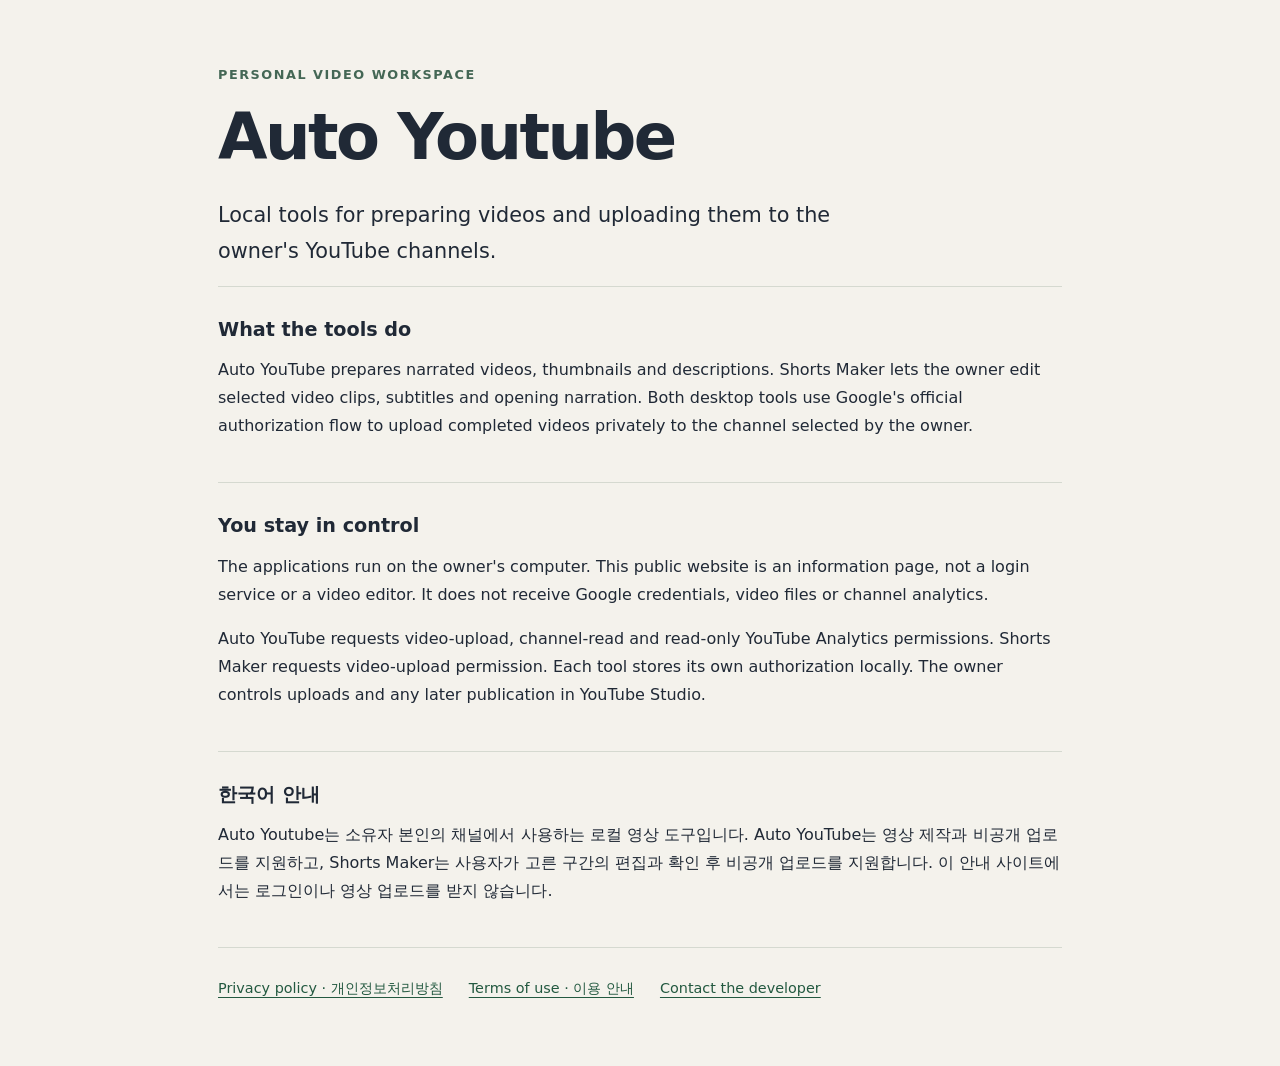
<file: auto-youtube/index.html>
<!doctype html>
<html lang="en"><meta charset="utf-8"><meta name="viewport" content="width=device-width,initial-scale=1">
<title>Auto Youtube — Personal video tools</title><link rel="stylesheet" href="style.css">
<main><p class="eyebrow">PERSONAL VIDEO WORKSPACE</p><h1>Auto Youtube</h1>
<p class="lead">Local tools for preparing videos and uploading them to the owner's YouTube channels.</p>
<section><h2>What the tools do</h2><p>Auto YouTube prepares narrated videos, thumbnails and descriptions. Shorts Maker lets the owner edit selected video clips, subtitles and opening narration. Both desktop tools use Google's official authorization flow to upload completed videos privately to the channel selected by the owner.</p></section>
<section><h2>You stay in control</h2><p>The applications run on the owner's computer. This public website is an information page, not a login service or a video editor. It does not receive Google credentials, video files or channel analytics.</p><p>Auto YouTube requests video-upload, channel-read and read-only YouTube Analytics permissions. Shorts Maker requests video-upload permission. Each tool stores its own authorization locally. The owner controls uploads and any later publication in YouTube Studio.</p></section>
<section lang="ko"><h2>한국어 안내</h2><p>Auto Youtube는 소유자 본인의 채널에서 사용하는 로컬 영상 도구입니다. Auto YouTube는 영상 제작과 비공개 업로드를 지원하고, Shorts Maker는 사용자가 고른 구간의 편집과 확인 후 비공개 업로드를 지원합니다. 이 안내 사이트에서는 로그인이나 영상 업로드를 받지 않습니다.</p></section>
<footer><a href="privacy.html">Privacy policy · 개인정보처리방침</a><a href="terms.html">Terms of use · 이용 안내</a><a href="mailto:mjdeveloper123@gmail.com">Contact the developer</a></footer></main></html>
</file>
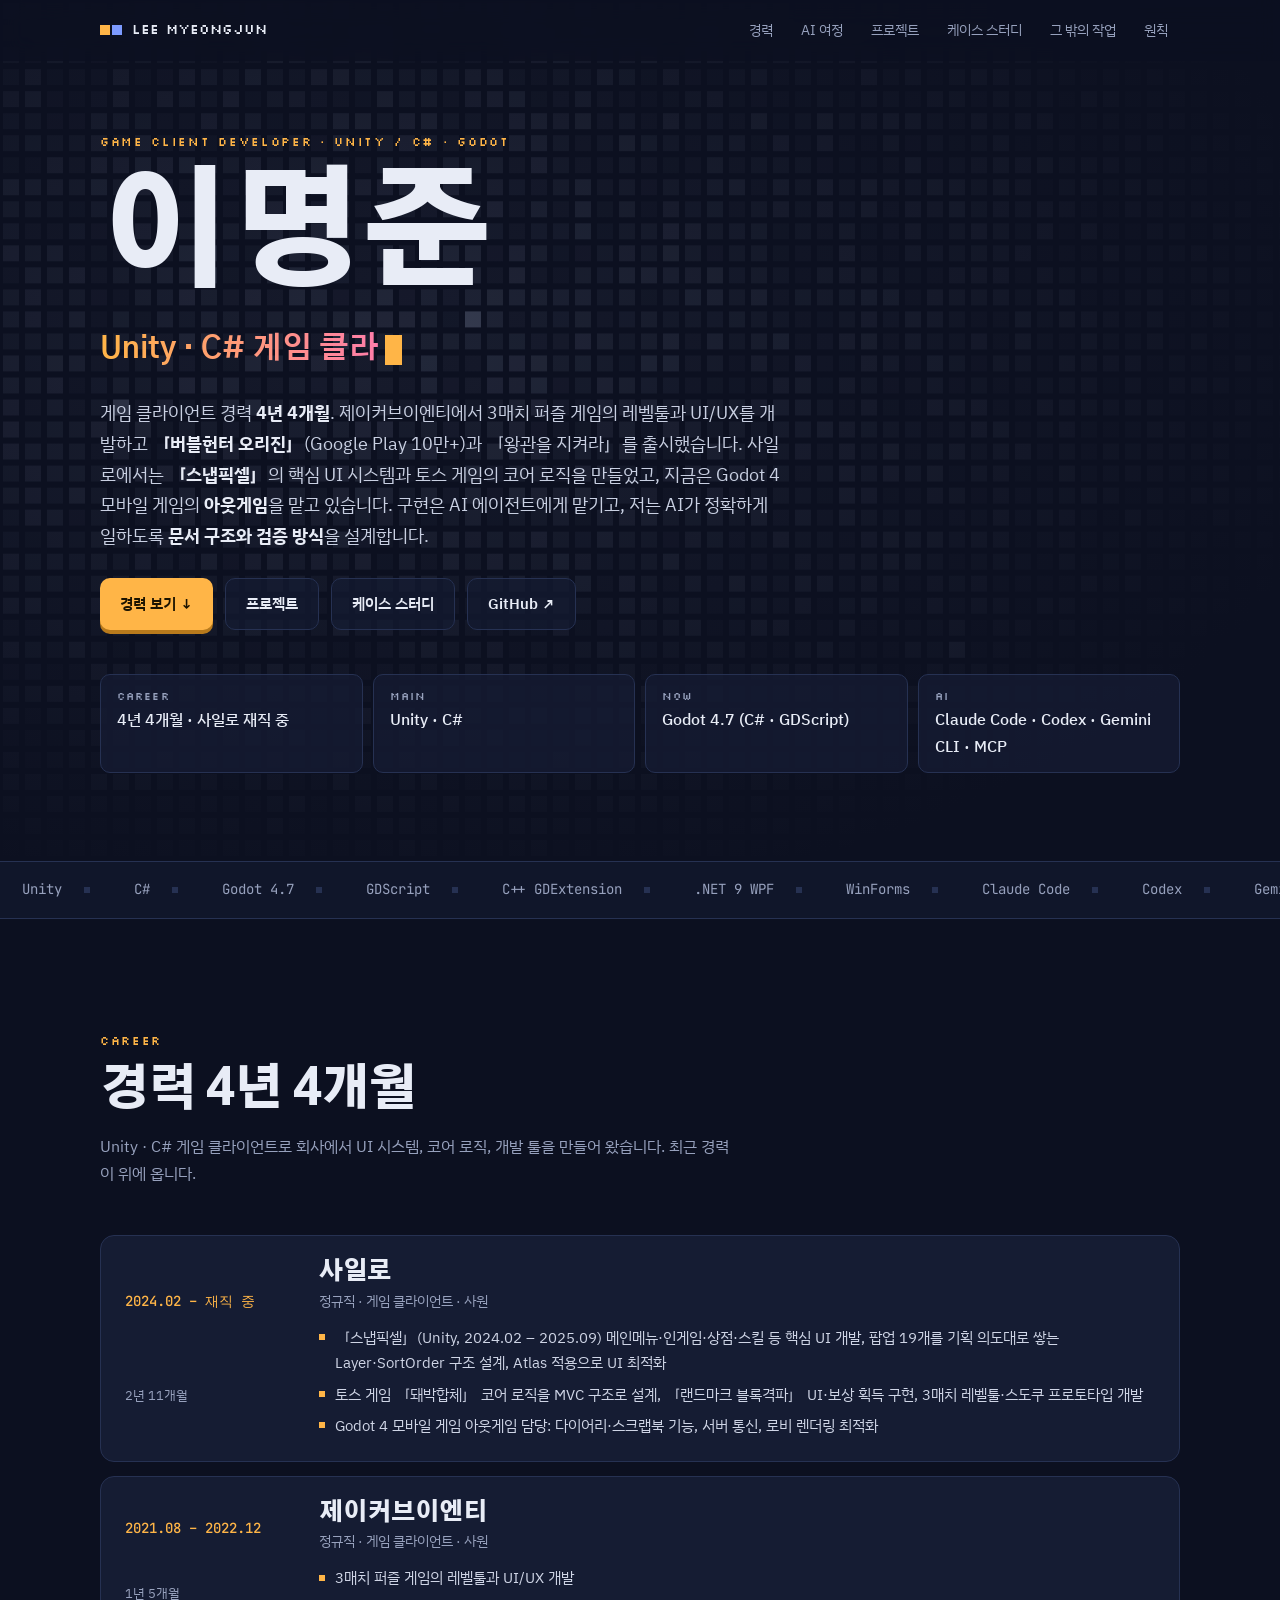
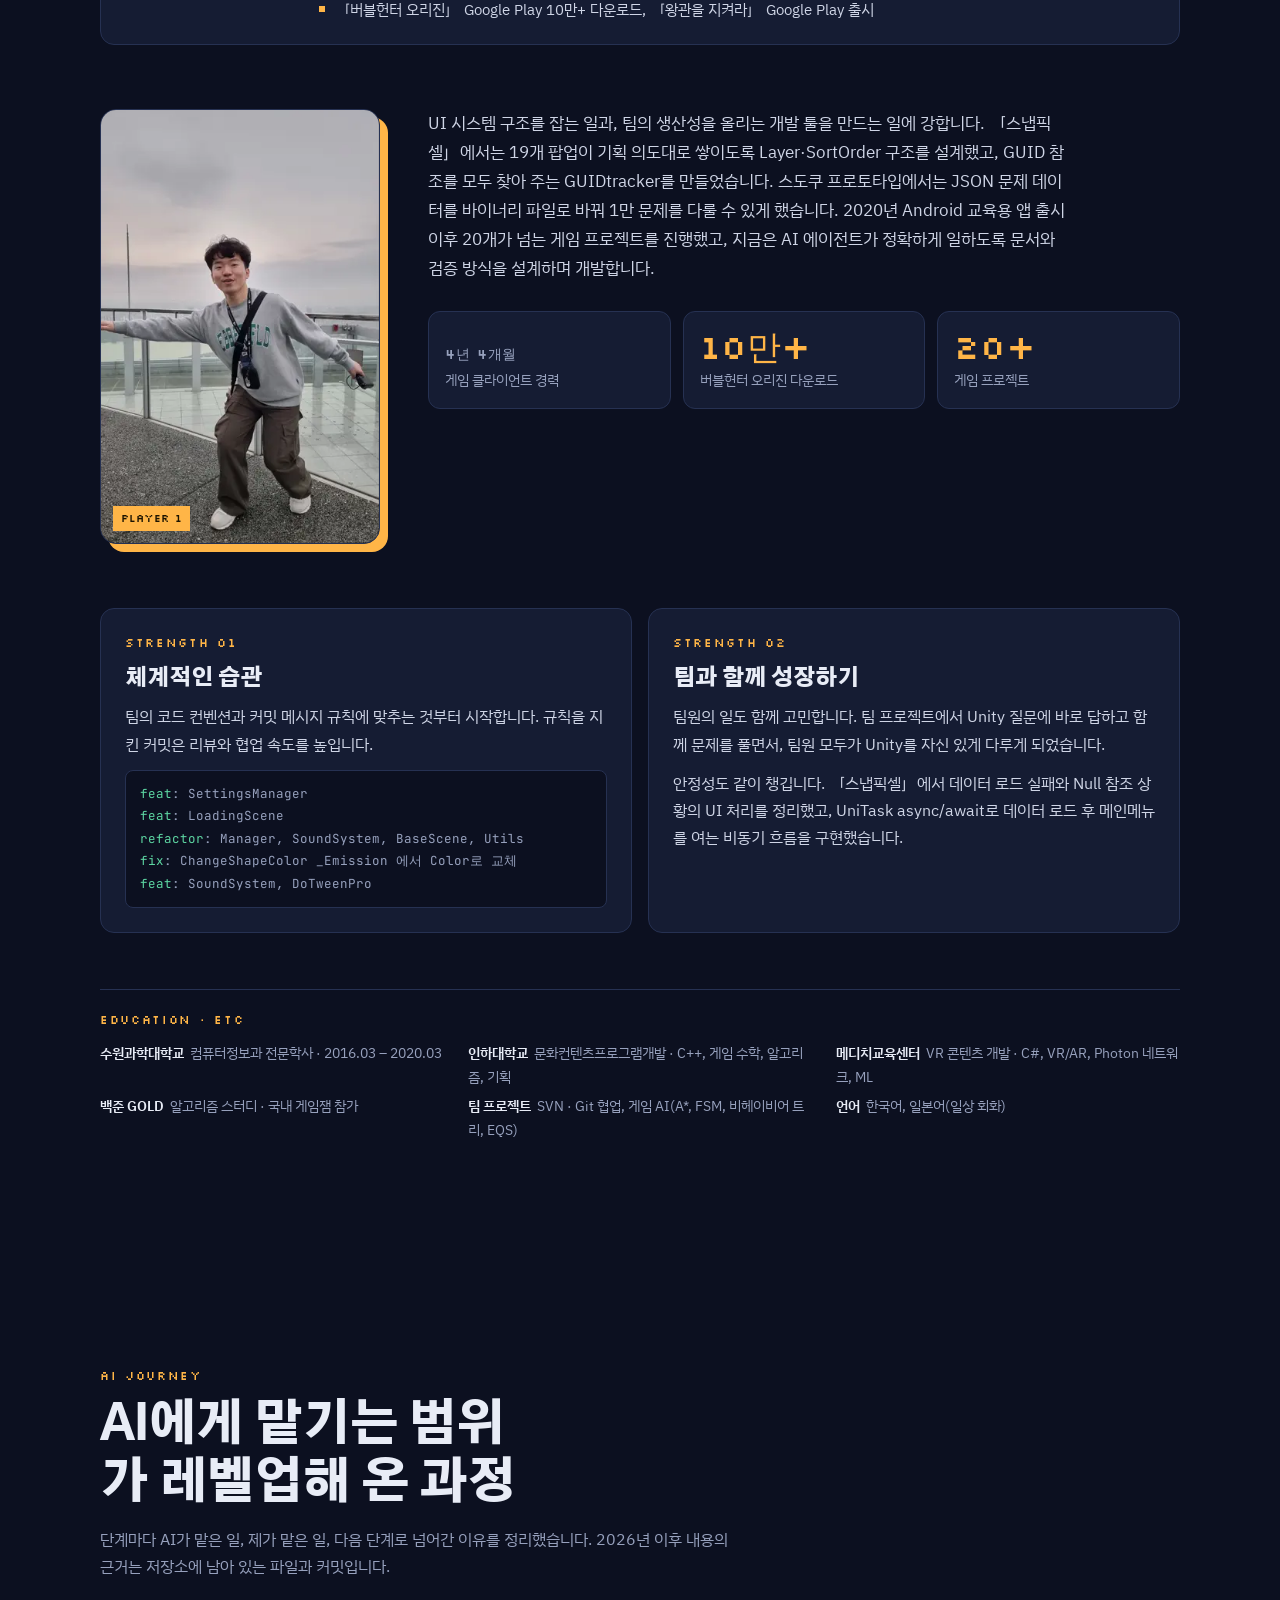
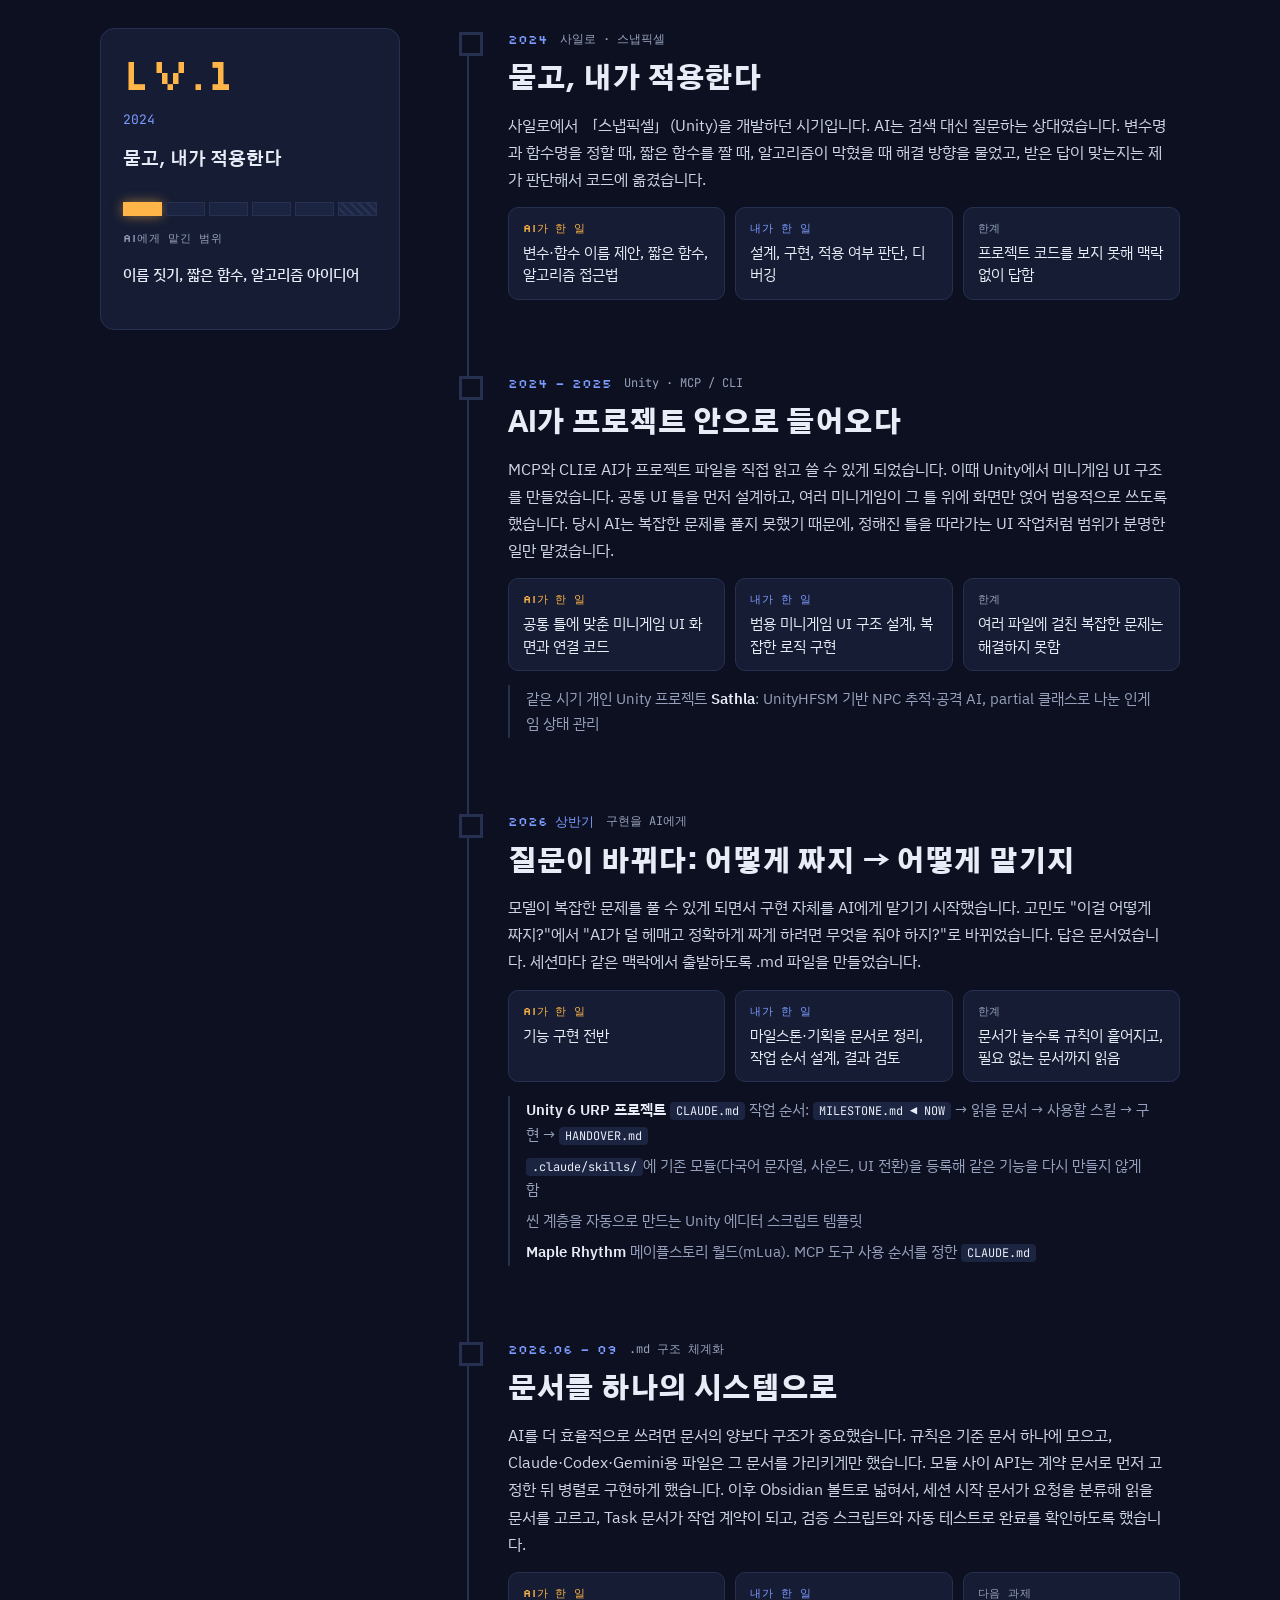
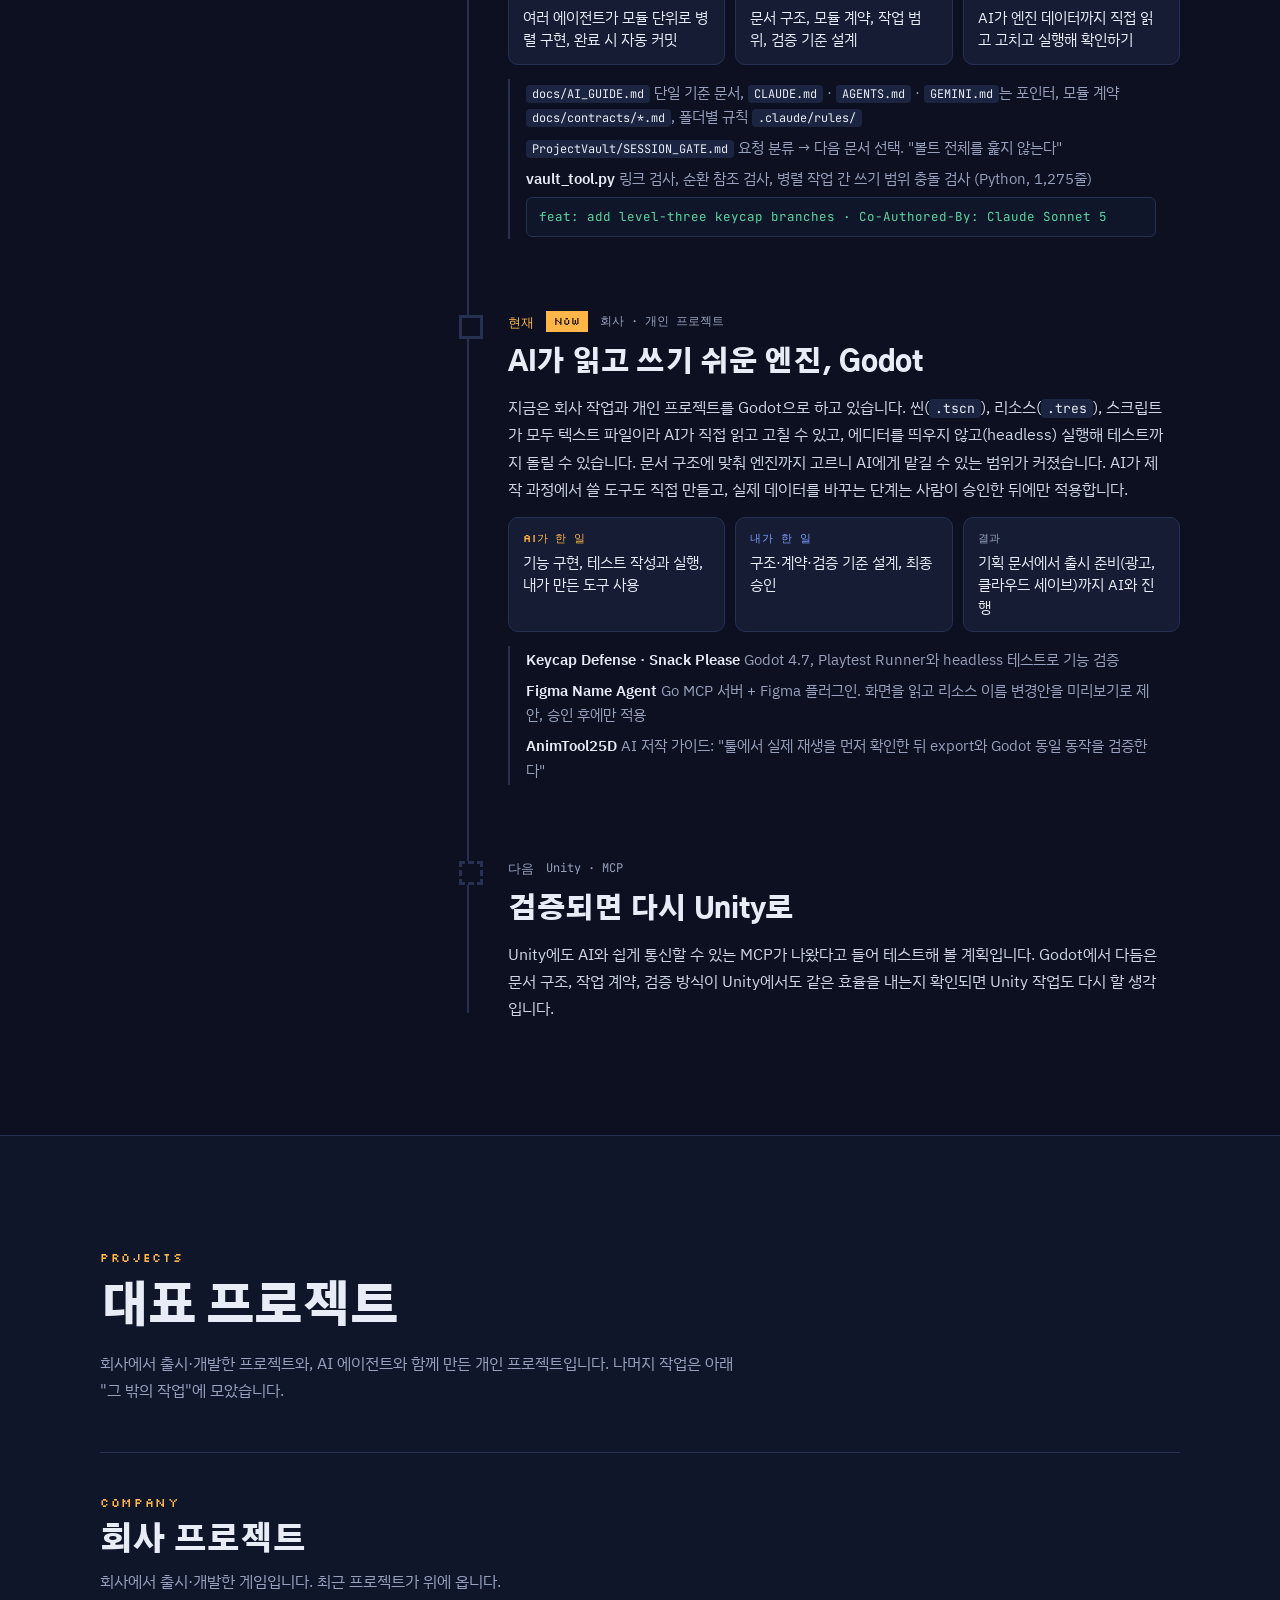
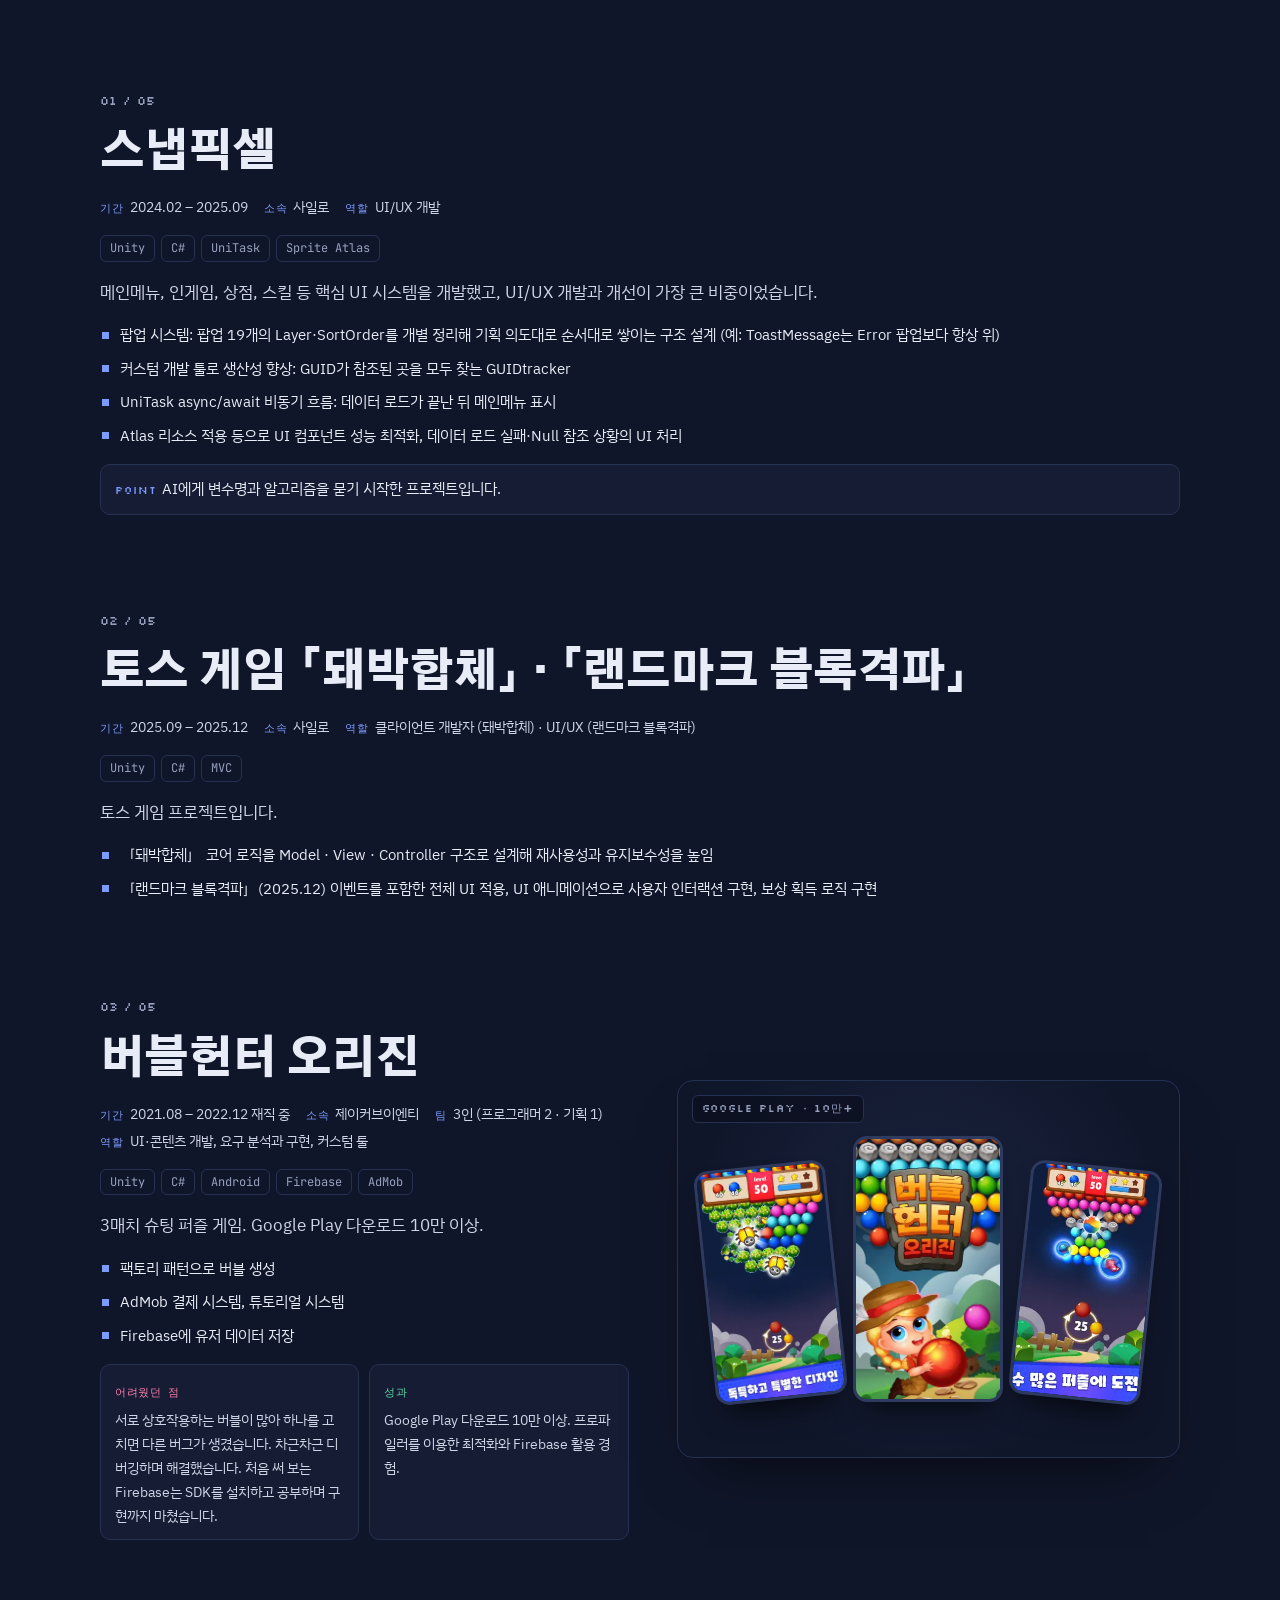
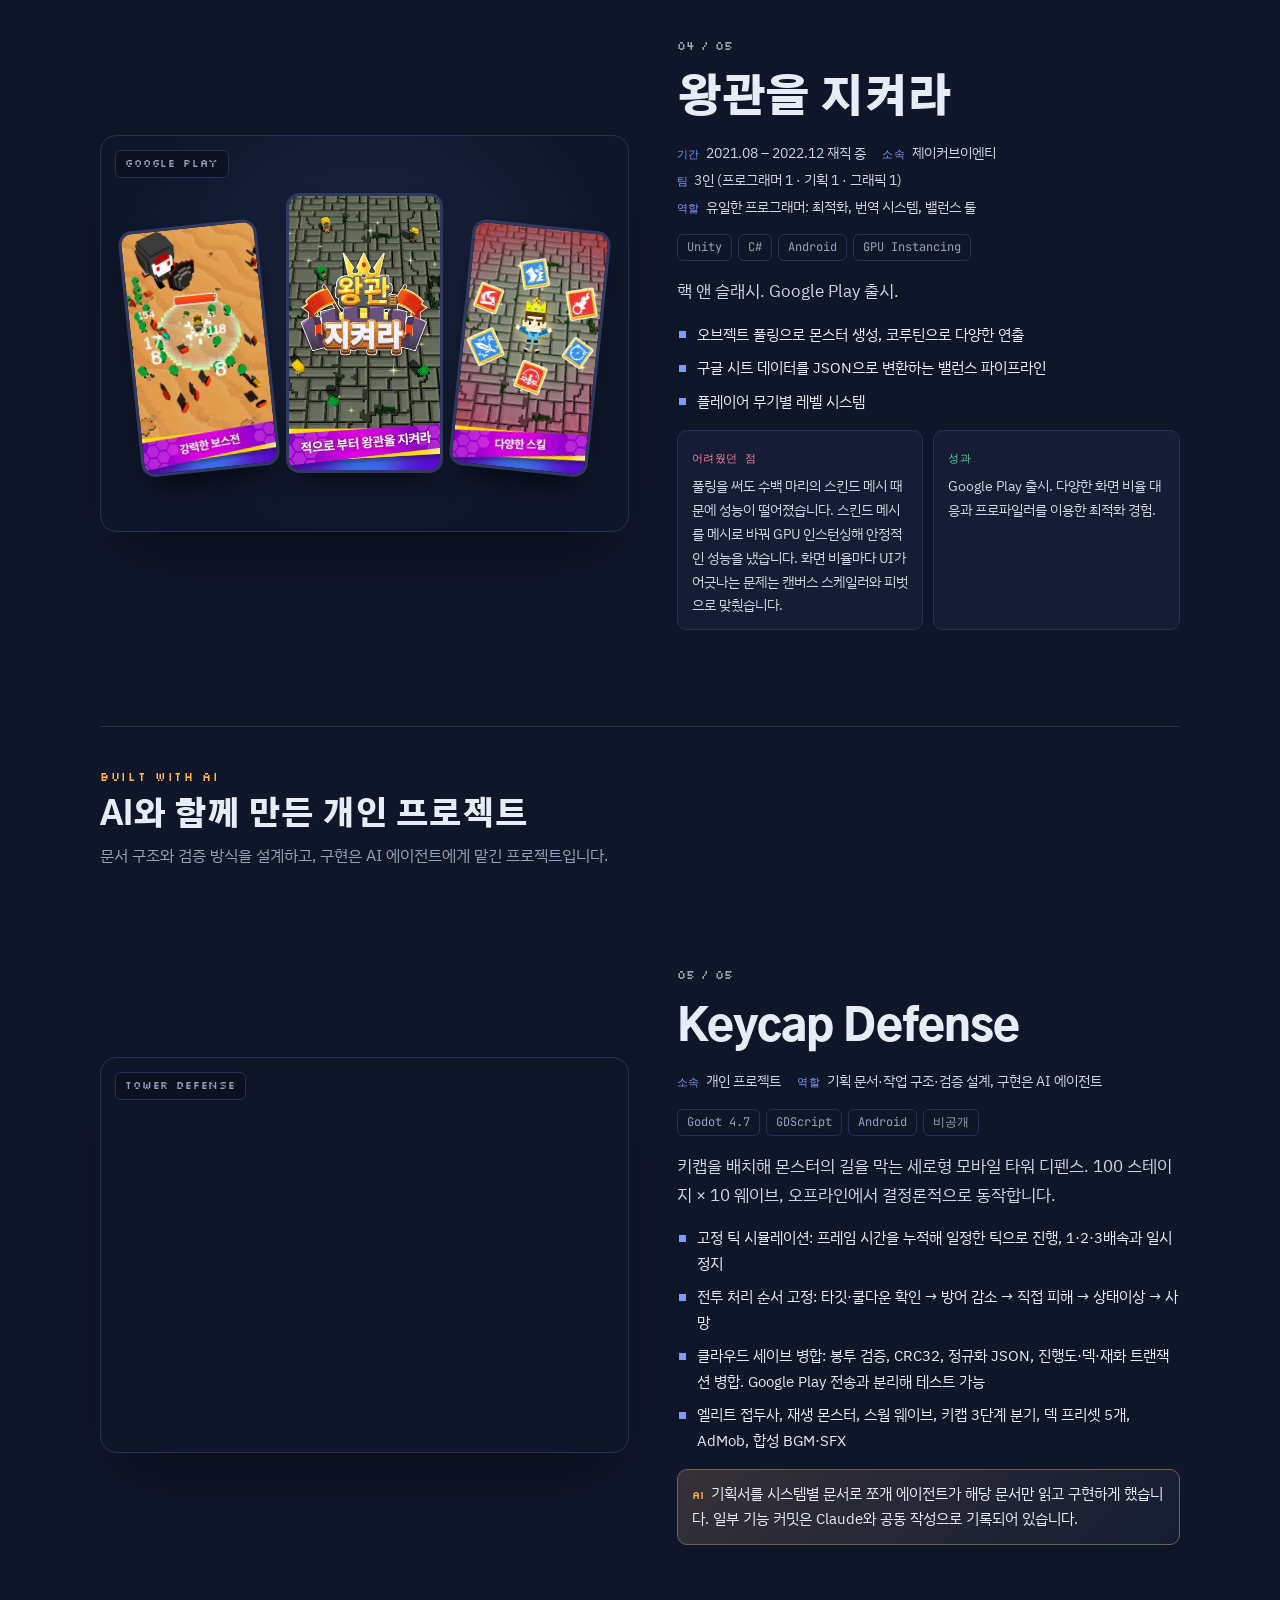
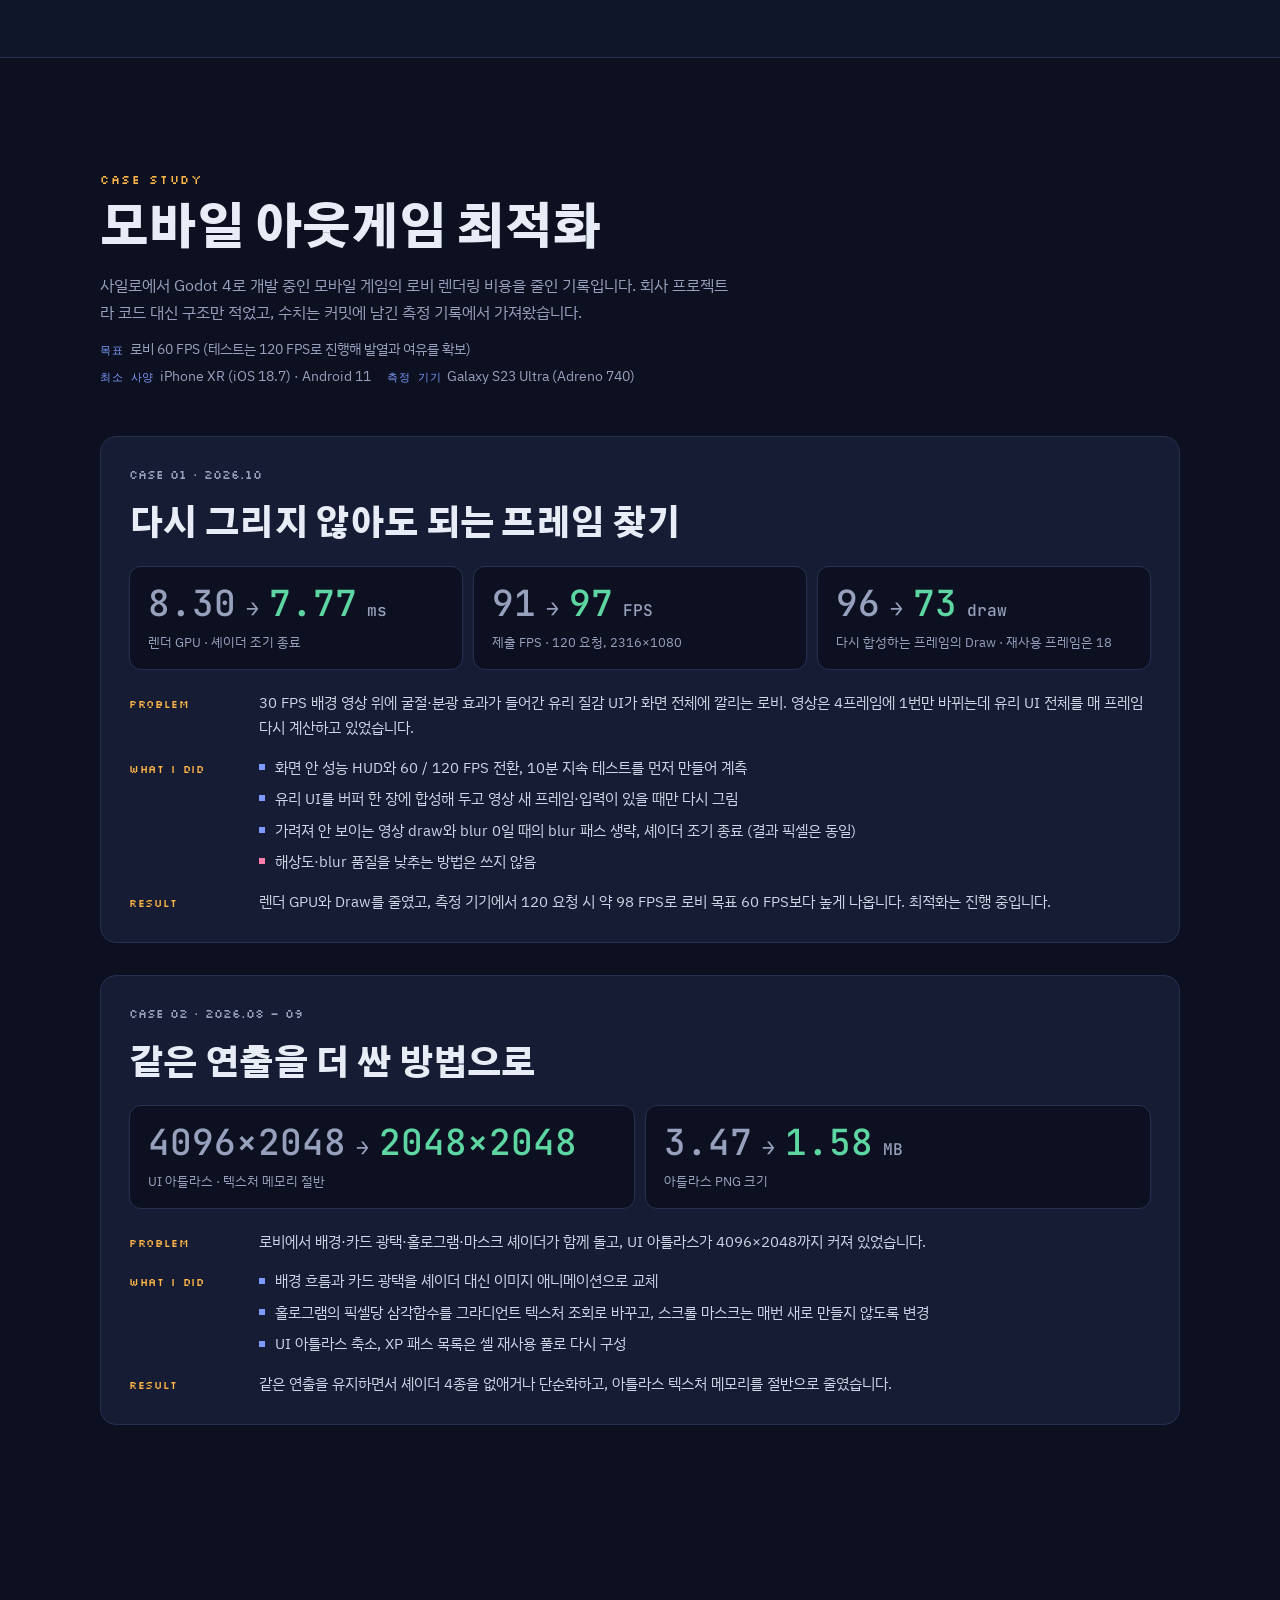
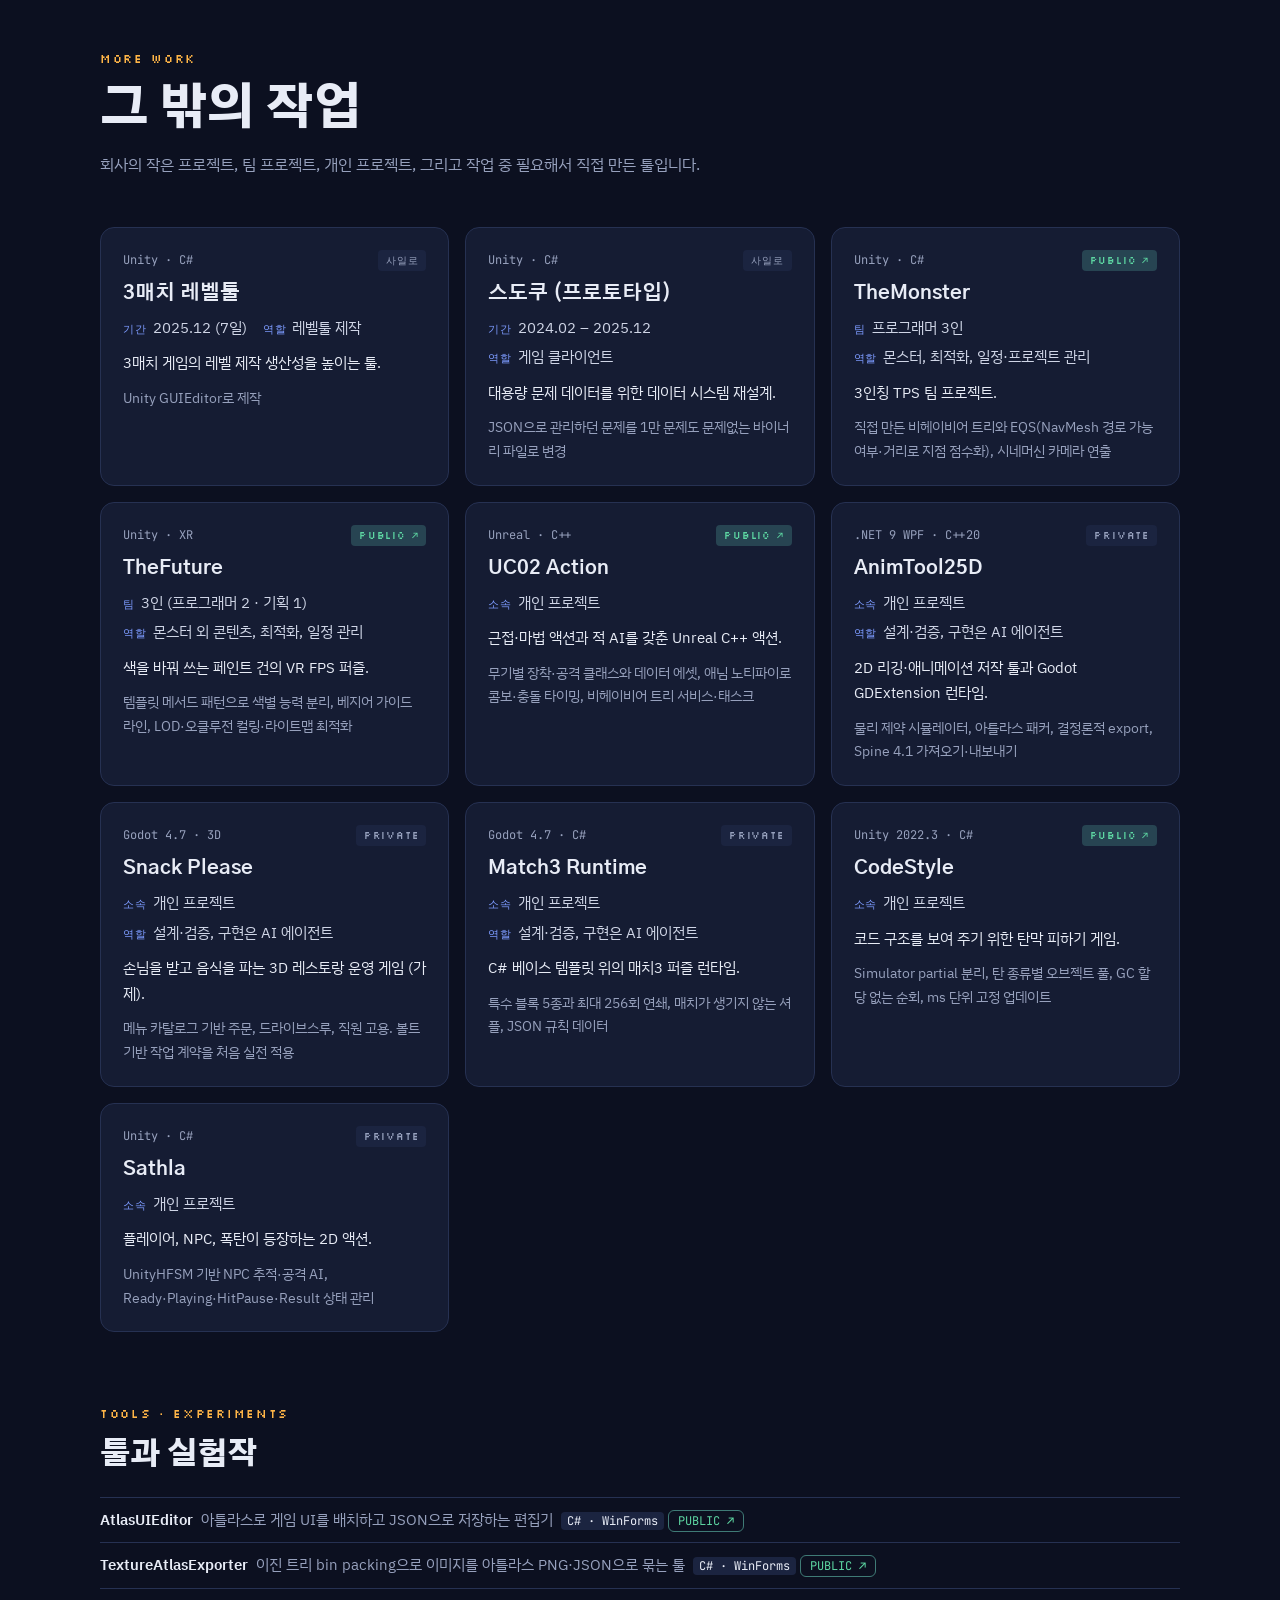
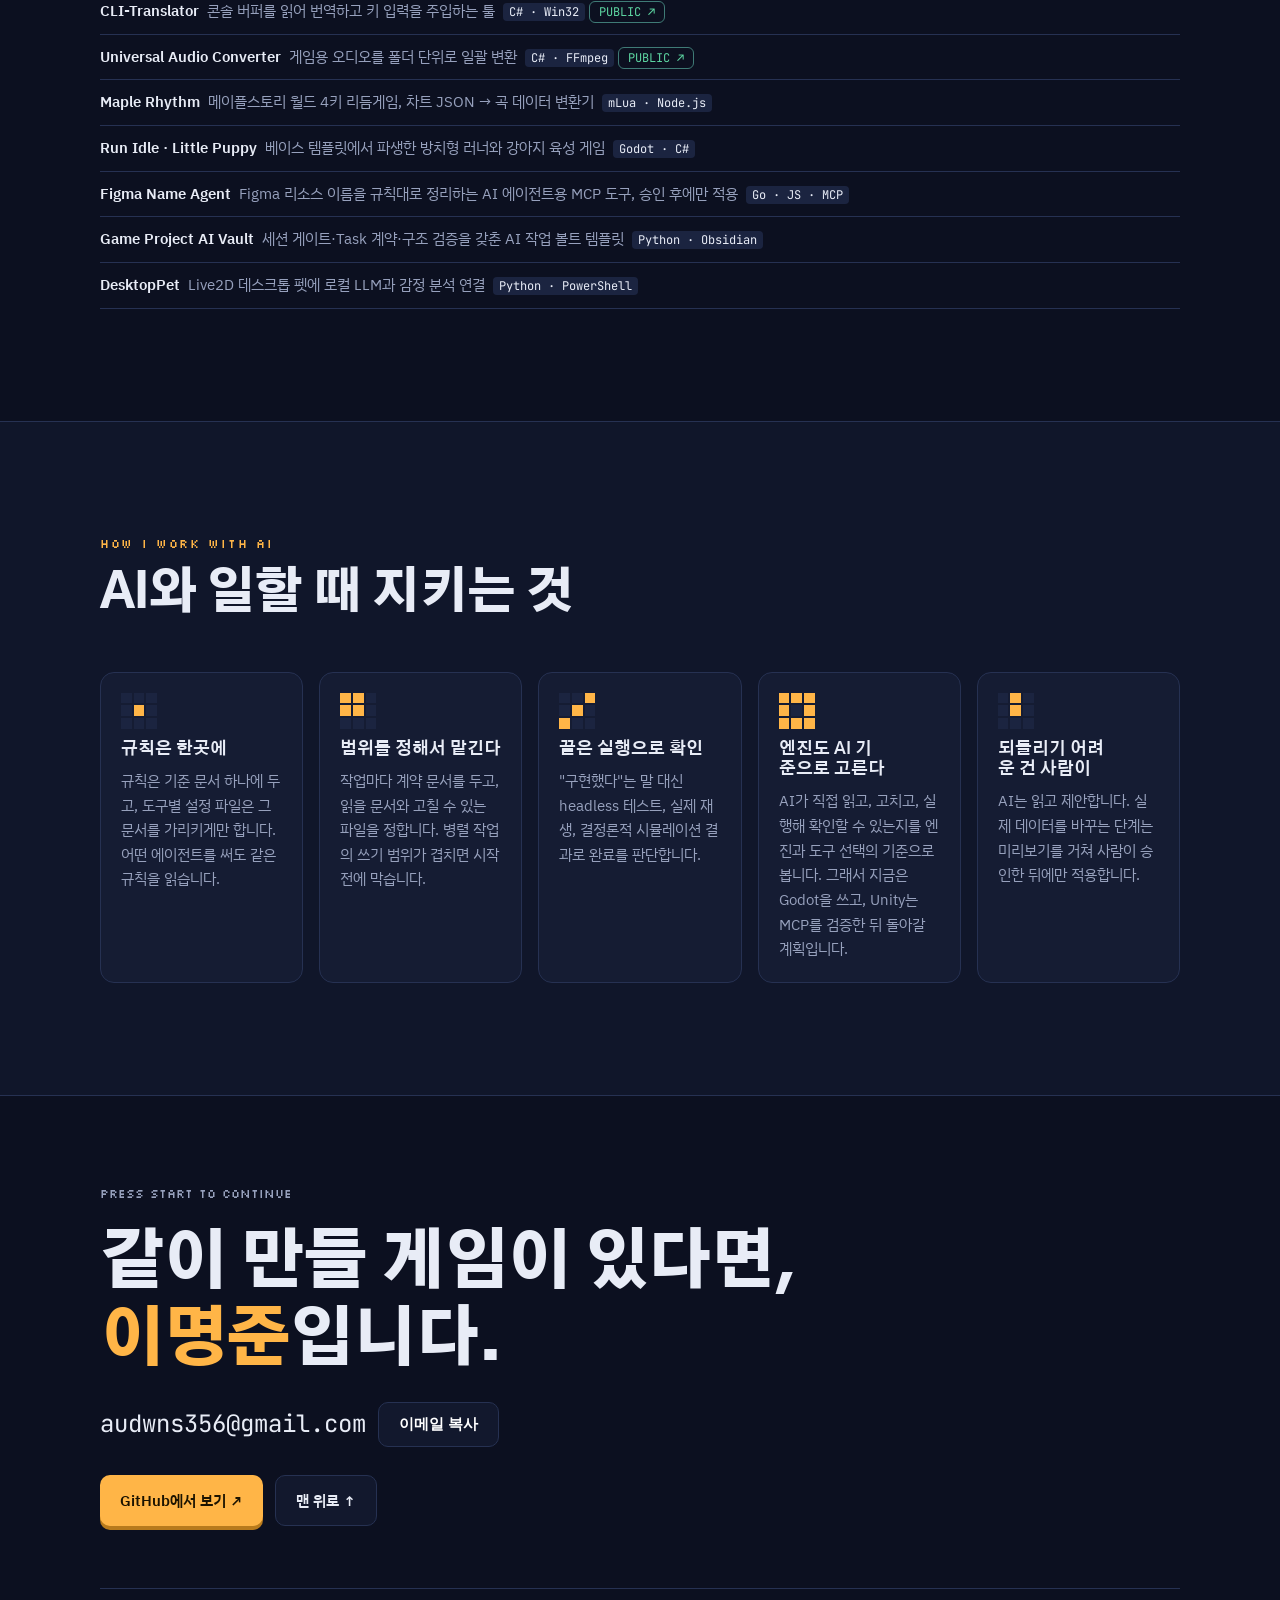
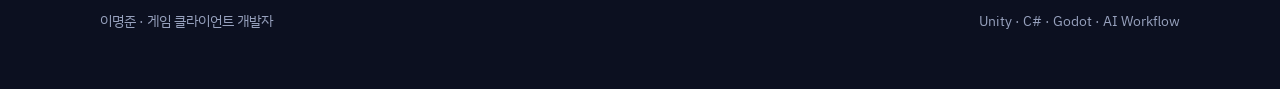
<file: portfolio/index.html>
<!doctype html>
<html lang="ko">
<head>
<meta charset="utf-8">
<meta name="viewport" content="width=device-width, initial-scale=1, viewport-fit=cover">
<title>이명준 포트폴리오</title>
<meta name="description" content="Unity·C# 게임 클라이언트 개발자 이명준. 버블헌터 오리진(Google Play 10만+)부터 AI 에이전트와 함께하는 Godot 개발까지.">
<meta property="og:title" content="이명준 포트폴리오">
<meta property="og:description" content="Unity·C# 게임 클라이언트 개발자 이명준. 버블헌터 오리진(Google Play 10만+)부터 AI 에이전트와 함께하는 Godot 개발까지.">
<meta property="og:type" content="website">
<meta name="theme-color" content="#0C1020">
<link rel="icon" href="data:image/svg+xml,%3Csvg xmlns='http://www.w3.org/2000/svg' viewBox='0 0 16 16'%3E%3Crect width='16' height='16' fill='%230C1020'/%3E%3Crect x='2' y='5' width='5' height='5' fill='%23FFB547'/%3E%3Crect x='9' y='5' width='5' height='5' fill='%237D9BFF'/%3E%3C/svg%3E">
<link rel="preconnect" href="https://fonts.googleapis.com">
<link rel="preconnect" href="https://fonts.gstatic.com" crossorigin>
<link rel="stylesheet" href="https://fonts.googleapis.com/css2?family=Gothic+A1:wght@700;900&family=IBM+Plex+Sans+KR:wght@400;500;600&family=JetBrains+Mono:wght@400;500&family=Silkscreen&display=swap">
<style>
/* Layout: dark game-studio portfolio. Pixel-field hero, LV-gauge scrollytelling for the AI journey,
   alternating project rows with live canvas covers, glow cards for tools. Deliberately single dark theme. */
:root{
  color-scheme:dark;
  --bg:#0C1020; --bg2:#10162A; --surface:#151C33; --surface2:#1B2440; --line:#263152;
  --fg:#E8ECF6; --muted:#97A1BD; --amber:#FFB547; --blue:#7D9BFF; --pink:#FF7EAA; --green:#5DD6A2; --violet:#B590FF;
  --f-display:"Gothic A1","Apple SD Gothic Neo","Malgun Gothic",sans-serif;
  --f-body:"IBM Plex Sans KR","Apple SD Gothic Neo","Malgun Gothic",system-ui,sans-serif;
  --f-mono:"JetBrains Mono",ui-monospace,SFMono-Regular,Menlo,Consolas,monospace;
  --f-pixel:"Silkscreen","JetBrains Mono",ui-monospace,monospace;
  --nav-h:60px;
}
*{box-sizing:border-box}
html{scroll-behavior:smooth;scroll-padding-top:80px}
body{background:var(--bg);color:var(--fg);font-family:var(--f-body);font-size:16px;line-height:1.7;-webkit-font-smoothing:antialiased;overflow-x:hidden}
a{color:inherit}
a:focus-visible,button:focus-visible{outline:2px solid var(--amber);outline-offset:3px;border-radius:4px}
h1,h2,h3,h4{font-family:var(--f-display);text-wrap:balance;margin:0;line-height:1.2}
p{margin:0}
code{font-family:var(--f-mono);font-size:.82em;background:var(--surface2);color:var(--fg);padding:1px 6px;border-radius:4px;overflow-wrap:anywhere}
.container{max-width:1120px;margin:0 auto;padding-inline:20px}
.eyebrow{font-family:var(--f-pixel);font-size:12px;letter-spacing:.14em;text-transform:uppercase;color:var(--amber)}

/* nav */
.nav{position:fixed;top:0;left:0;right:0;z-index:50;padding-top:env(safe-area-inset-top,0px);background:color-mix(in srgb,var(--bg) 78%,transparent);backdrop-filter:blur(12px);-webkit-backdrop-filter:blur(12px);border-bottom:1px solid transparent;transition:border-color .3s}
.nav.scrolled{border-bottom-color:var(--line)}
.nav-in{height:var(--nav-h);display:flex;align-items:center;justify-content:space-between;gap:16px}
.logo{font-family:var(--f-pixel);font-size:14px;text-decoration:none;display:flex;align-items:center;gap:10px;white-space:nowrap}
.logo i{width:10px;height:10px;margin-right:12px;background:var(--amber);display:inline-block;box-shadow:12px 0 0 var(--blue)}
.nav ul{list-style:none;margin:0;padding:0;display:flex;gap:4px;overflow-x:auto;scrollbar-width:none}
.nav ul::-webkit-scrollbar{display:none}
.nav a.lnk{display:block;padding:6px 12px;border-radius:99px;text-decoration:none;font-size:14px;color:var(--muted);white-space:nowrap;transition:color .2s,background .2s}
.nav a.lnk:hover,.nav a.lnk.on{color:var(--fg);background:var(--surface)}
.progress{position:absolute;left:0;bottom:-1px;height:2px;width:100%;transform-origin:0 50%;transform:scaleX(var(--p,0));background:linear-gradient(90deg,var(--blue),var(--amber))}

/* hero */
.hero{position:relative;overflow:hidden;padding-top:calc(var(--nav-h) + 72px);padding-bottom:72px;border-bottom:1px solid var(--line)}
#field{position:absolute;inset:0;width:100%;height:100%;display:block}
.hero::after{content:"";position:absolute;inset:0;background:radial-gradient(ellipse at 30% 40%,transparent 0%,var(--bg) 78%);pointer-events:none}
.hero .container{position:relative;z-index:2;display:flex;flex-direction:column;gap:22px}
.hero h1{font-size:clamp(56px,11vw,128px);font-weight:900;letter-spacing:-.04em;line-height:1;display:flex;gap:.04em}
.hero h1 span{display:inline-block;animation:rise .9s cubic-bezier(.2,.8,.2,1) both}
.hero h1 span:nth-child(2){animation-delay:.08s}.hero h1 span:nth-child(3){animation-delay:.16s}
@keyframes rise{from{transform:translateY(.35em) rotate(4deg);opacity:.15}to{transform:none;opacity:1}}
.typed{font-family:var(--f-display);font-weight:700;font-size:clamp(20px,3.2vw,30px);min-height:1.3em;display:flex;align-items:center;gap:2px}
.typed .t{background:linear-gradient(90deg,var(--amber),var(--pink));-webkit-background-clip:text;background-clip:text;color:transparent}
.typed .caret{width:.55em;height:1em;background:var(--amber);display:inline-block;animation:blink 1s steps(1) infinite;margin-left:4px}
@keyframes blink{50%{opacity:0}}
.hero .lead{font-size:18px;max-width:62ch;color:#C9D0E2}
.hero .lead b{color:var(--fg)}
.cta{display:flex;flex-wrap:wrap;gap:12px;margin-top:6px}
.btn{display:inline-flex;align-items:center;gap:10px;padding:12px 20px;border-radius:10px;text-decoration:none;font-weight:600;font-size:15px;transition:transform .2s,box-shadow .2s,background .2s}
.btn.primary{background:var(--amber);color:#1B1300;box-shadow:0 4px 0 #B87A1C}
.btn.primary:hover{transform:translateY(-2px);box-shadow:0 6px 0 #B87A1C}
.btn.primary:active{transform:translateY(3px);box-shadow:0 1px 0 #B87A1C}
.btn.ghost{border:1px solid var(--line);background:color-mix(in srgb,var(--surface) 70%,transparent)}
.btn.ghost:hover{border-color:var(--blue)}
.facts{display:grid;grid-template-columns:repeat(auto-fit,minmax(200px,1fr));gap:10px;margin-top:22px}
.facts div{background:color-mix(in srgb,var(--surface) 82%,transparent);border:1px solid var(--line);border-radius:10px;padding:12px 16px;min-width:0}
.facts dt{font-family:var(--f-pixel);font-size:11px;letter-spacing:.1em;color:var(--muted)}
.facts dd{margin:0;font-weight:500}

/* marquee */
.marquee{border-bottom:1px solid var(--line);overflow:hidden;padding:16px 0;background:var(--bg2)}
.track{display:flex;width:max-content;animation:scroll 38s linear infinite}
.track span{font-family:var(--f-mono);font-size:14px;color:var(--muted);padding:0 22px;white-space:nowrap;display:flex;align-items:center;gap:22px}
.track span::after{content:"";width:6px;height:6px;background:var(--line)}
@keyframes scroll{to{transform:translateX(-50%)}}

/* sections */
section{padding-block:112px}
.sec-head{display:flex;flex-direction:column;gap:12px;max-width:64ch;margin-bottom:48px}
.sec-head h2{font-size:clamp(30px,4.8vw,48px);font-weight:900;letter-spacing:-.025em}
.sec-head p{color:var(--muted)}

/* reveal: elements start visible-but-dim and settle in */
.rv{transition:opacity .8s ease,transform .8s cubic-bezier(.2,.8,.2,1)}
.rv.pre{opacity:.25;transform:translateY(28px)}

/* journey */
.journey{display:grid;grid-template-columns:300px minmax(0,1fr);gap:56px;align-items:start}
.hud{position:sticky;top:calc(var(--nav-h) + 32px + env(safe-area-inset-top,0px));background:var(--surface);border:1px solid var(--line);border-radius:14px;padding:22px;display:flex;flex-direction:column;gap:14px}
.hud .lv{font-family:var(--f-pixel);font-size:44px;line-height:1;color:var(--amber);transition:color .3s}
.hud .lv.next{color:var(--muted)}
.hud .yr{font-family:var(--f-mono);font-size:13px;color:var(--blue)}
.hud .ttl{font-family:var(--f-display);font-weight:700;font-size:18px;min-height:2.4em}
.gauge{display:grid;grid-template-columns:repeat(6,1fr);gap:4px}
.gauge i{height:14px;background:var(--surface2);border:1px solid var(--line);transition:background .4s,box-shadow .4s}
.gauge i.on{background:var(--amber);box-shadow:0 0 12px color-mix(in srgb,var(--amber) 55%,transparent);border-color:transparent}
.gauge i.ghost{background:repeating-linear-gradient(45deg,var(--surface2) 0 3px,var(--line) 3px 6px)}
.hud .cap{font-family:var(--f-pixel);font-size:10.5px;letter-spacing:.1em;color:var(--muted)}
.hud .scope{font-size:15px;font-weight:500;min-height:3em}
.graph{list-style:none;margin:0;padding:0;position:relative}
.graph::before,.graph::after{content:"";position:absolute;left:11px;top:10px;width:2px;bottom:10px;background:var(--line)}
.graph::after{background:linear-gradient(var(--blue),var(--amber));bottom:auto;height:calc(var(--fill,0) * (100% - 20px))}
.commit{position:relative;padding-left:52px;padding-bottom:72px;display:flex;flex-direction:column;gap:14px}
.commit:last-child{padding-bottom:0}
.commit::before{content:"";position:absolute;left:3px;top:4px;width:18px;height:18px;background:var(--bg);border:3px solid var(--line);z-index:1;transition:border-color .4s,background .4s,transform .4s}
.commit.lit::before{border-color:var(--blue);background:var(--blue);transform:rotate(45deg)}
.commit.now.lit::before{border-color:var(--amber);background:var(--amber);box-shadow:0 0 0 6px color-mix(in srgb,var(--amber) 25%,transparent)}
.commit.next::before{border-style:dashed}
.when{display:flex;flex-wrap:wrap;align-items:center;gap:6px 12px}
.when .date{font-family:var(--f-pixel);font-size:13px;color:var(--blue)}
.commit.now .date{color:var(--amber)}
.commit.next .date{color:var(--muted)}
.when .where{font-family:var(--f-mono);font-size:12px;color:var(--muted)}
.tag-now{font-family:var(--f-pixel);font-size:10px;background:var(--amber);color:#1B1300;padding:2px 8px;animation:blink 1.4s steps(1) infinite}
.commit h3{font-size:clamp(22px,2.8vw,28px);font-weight:900;letter-spacing:-.01em}
.commit .how{max-width:66ch;color:#CFD5E6}
.roles{display:grid;grid-template-columns:repeat(3,minmax(0,1fr));gap:10px;margin:0}
.roles div{background:var(--surface);border:1px solid var(--line);border-radius:10px;padding:12px 14px;display:flex;flex-direction:column;gap:4px;min-width:0}
.roles dt{font-family:var(--f-pixel);font-size:10.5px;letter-spacing:.08em;color:var(--muted)}
.roles div:first-child dt{color:var(--amber)}
.roles div:nth-child(2) dt{color:var(--blue)}
.roles dd{margin:0;font-size:14.5px;line-height:1.55}
.evidence{border-left:2px solid var(--line);padding:2px 0 2px 16px;display:flex;flex-direction:column;gap:6px;color:var(--muted);font-size:14.5px;max-width:72ch}
.evidence b{color:var(--fg);font-weight:600}
.trailer{font-family:var(--f-mono);font-size:12.5px;color:var(--green);background:var(--bg2);border:1px solid var(--line);border-radius:6px;padding:8px 12px;overflow-x:auto;white-space:nowrap;max-width:100%}

/* featured */
.featured{display:flex;flex-direction:column;gap:96px}
.feat{display:grid;grid-template-columns:minmax(0,1.05fr) minmax(0,1fr);gap:48px;align-items:center}
.feat:nth-child(even) .cover-wrap{order:2}
.cover-wrap{perspective:900px}
.cover{position:relative;aspect-ratio:4/3;max-width:100%;border-radius:16px;overflow:hidden;background:var(--bg2);border:1px solid var(--line);transform-style:preserve-3d;transition:transform .25s ease-out,box-shadow .3s;box-shadow:0 30px 60px -30px rgba(0,0,0,.7)}
.cover canvas{position:absolute;inset:0;width:100%;height:100%;display:block}
.cover .badge{position:absolute;left:14px;top:14px;font-family:var(--f-pixel);font-size:10.5px;letter-spacing:.08em;background:color-mix(in srgb,var(--bg) 80%,transparent);border:1px solid var(--line);padding:4px 9px;border-radius:6px;color:var(--muted)}
.feat .txt{display:flex;flex-direction:column;gap:16px;min-width:0}
.feat .num{font-family:var(--f-pixel);font-size:12px;color:var(--muted)}
.feat h3{font-size:clamp(30px,4vw,44px);font-weight:900;letter-spacing:-.02em}
.feat .sub{color:#CFD5E6;font-size:17px}
.chips{display:flex;flex-wrap:wrap;gap:6px}
.chip{font-family:var(--f-mono);font-size:12px;border:1px solid var(--line);border-radius:6px;padding:2px 9px;color:var(--muted);white-space:nowrap}
.feat ul{margin:0;padding:0;list-style:none;display:flex;flex-direction:column;gap:8px}
.feat li{position:relative;padding-left:20px;font-size:15px}
.feat li::before{content:"";position:absolute;left:2px;top:.62em;width:7px;height:7px;background:var(--blue)}
.ai-note{background:linear-gradient(135deg,color-mix(in srgb,var(--amber) 14%,var(--surface)),var(--surface));border:1px solid color-mix(in srgb,var(--amber) 35%,var(--line));border-radius:10px;padding:12px 14px;font-size:14.5px}
.ai-note b{color:var(--amber);font-family:var(--f-pixel);font-weight:400;font-size:11px;letter-spacing:.08em;margin-right:6px}

.era{display:flex;flex-direction:column;gap:8px;padding-top:40px;border-top:1px solid var(--line)}
.era p{color:var(--muted)}
.era a,.chip.pub{color:var(--green);text-decoration:none}
.chip.pub{border-color:color-mix(in srgb,var(--green) 45%,var(--line))}
.chip.pub:hover,.era a:hover{text-decoration:underline}
.ai-note.pt{background:var(--surface);border-color:var(--line)}
.ai-note.pt b{color:var(--blue)}
.feat.case{grid-template-columns:minmax(0,1fr)}
.meta{display:flex;flex-wrap:wrap;gap:4px 16px;font-size:13.5px;color:#CFD5E6}
.meta span b{font-family:var(--f-pixel);font-weight:400;font-size:10.5px;letter-spacing:.08em;color:var(--blue);margin-right:6px}
.career{list-style:none;margin:0 0 64px;padding:0;display:flex;flex-direction:column;gap:14px}
.job{display:grid;grid-template-columns:170px minmax(0,1fr);gap:24px;background:var(--surface);border:1px solid var(--line);border-radius:14px;padding:22px 24px}
.job .when b{display:block;font-family:var(--f-mono);font-size:14px;font-weight:500;color:var(--amber)}
.job .when span{font-size:13px;color:var(--muted)}
.job h3{font-size:24px;font-weight:900}
.job .pos{color:var(--muted);font-size:14px;margin-top:2px}
.job ul{margin:12px 0 0;padding:0;list-style:none;display:flex;flex-direction:column;gap:6px}
.job li{position:relative;padding-left:16px;font-size:15px;color:#CFD5E6}
.job li::before{content:"";position:absolute;left:0;top:.62em;width:6px;height:6px;background:var(--amber)}
.edu{margin-top:56px;padding-top:20px;border-top:1px solid var(--line);display:flex;flex-direction:column;gap:10px}
.edu ul{margin:0;padding:0;list-style:none;display:grid;grid-template-columns:repeat(auto-fit,minmax(260px,1fr));gap:6px 24px}
.edu li{font-size:14px;color:var(--muted)}
.edu li b{color:var(--fg);font-weight:600;margin-right:6px}
.oneline{margin:0;padding:0;list-style:none;display:flex;flex-direction:column;border-top:1px solid var(--line)}
.oneline li{padding:10px 0;border-bottom:1px solid var(--line);font-size:14.5px;color:var(--muted)}
.oneline li b{color:var(--fg);font-weight:600;margin-right:8px}
.oneline li code{font-family:var(--f-mono);font-size:12px;margin-left:8px}
.cases{display:flex;flex-direction:column;gap:32px}
.case-card{background:var(--surface);border:1px solid var(--line);border-radius:16px;padding:28px;display:flex;flex-direction:column;gap:20px;min-width:0}
.case-card h3{font-size:clamp(24px,3.2vw,34px);font-weight:900;letter-spacing:-.02em}
.case-card .num{font-family:var(--f-pixel);font-size:12px;color:var(--muted)}
.kpis{display:grid;grid-template-columns:repeat(auto-fit,minmax(210px,1fr));gap:10px}
.kpi{background:var(--bg);border:1px solid var(--line);border-radius:12px;padding:16px 18px;display:flex;flex-direction:column;gap:6px;min-width:0}
.kpi .v{font-family:var(--f-mono);font-weight:500;font-size:clamp(24px,3.4vw,36px);line-height:1.15;display:flex;flex-wrap:wrap;align-items:baseline;gap:4px 10px;font-variant-numeric:tabular-nums}
.kpi .v s{color:var(--muted);text-decoration:none}
.kpi .v i{font-style:normal;color:var(--muted);font-size:.6em}
.kpi .v b{color:var(--green);font-weight:500}
.kpi .v small{font-size:.45em;color:var(--muted)}
.kpi span{font-size:13px;color:var(--muted)}
.steps{display:grid;grid-template-columns:110px minmax(0,1fr);gap:14px 20px;margin:0}
.steps dt{font-family:var(--f-pixel);font-size:11px;letter-spacing:.06em;color:var(--amber);padding-top:5px}
.steps dd{margin:0;font-size:15px;color:#CFD5E6;min-width:0;display:flex;flex-direction:column;gap:10px}
.steps dd ul{margin:0;padding:0;list-style:none;display:flex;flex-direction:column;gap:6px}
.steps dd li{position:relative;padding-left:16px}
.steps dd li::before{content:"";position:absolute;left:0;top:.62em;width:6px;height:6px;background:var(--blue)}
.steps dd li.x::before{background:var(--pink)}
.steps dd li.ok::before{background:var(--green)}

/* profile */
.profile{display:grid;grid-template-columns:280px minmax(0,1fr);gap:48px;align-items:start}
.avatar{position:relative;border-radius:16px;overflow:hidden;border:1px solid var(--line);background:var(--surface);box-shadow:8px 8px 0 var(--amber)}
.avatar img{display:block;width:100%;height:auto;aspect-ratio:9/14;object-fit:cover}
.avatar .tag{position:absolute;left:12px;bottom:12px;font-family:var(--f-pixel);font-size:11px;background:var(--amber);color:#1B1300;padding:3px 8px}
.about{display:flex;flex-direction:column;gap:28px;min-width:0}
.about>p{font-size:17px;color:#CFD5E6;max-width:64ch}
.stats{display:grid;grid-template-columns:repeat(3,minmax(0,1fr));gap:12px}
.stats div{background:var(--surface);border:1px solid var(--line);border-radius:12px;padding:16px;display:flex;flex-direction:column;gap:4px;min-width:0}
.stats b{font-family:var(--f-pixel);font-weight:400;font-size:clamp(24px,3.4vw,34px);color:var(--amber);line-height:1.1;font-variant-numeric:tabular-nums}
.stats span{font-size:13.5px;color:var(--muted)}
.hist{list-style:none;margin:0;padding:0;display:flex;flex-direction:column;border-top:1px solid var(--line)}
.hist li{display:grid;grid-template-columns:120px minmax(0,1fr);gap:12px;padding:14px 0;border-bottom:1px solid var(--line)}
.hist .k{font-family:var(--f-pixel);font-size:11px;color:var(--blue);padding-top:4px}
.hist b{font-weight:600}
.hist p{color:var(--muted);font-size:14.5px}
.strengths{display:grid;grid-template-columns:repeat(2,minmax(0,1fr));gap:16px;margin-top:64px}
.st{background:var(--surface);border:1px solid var(--line);border-radius:14px;padding:24px;display:flex;flex-direction:column;gap:12px;min-width:0}
.st h3{font-size:22px;font-weight:900}
.st>p{color:#CFD5E6}
.log{margin:0;font-family:var(--f-mono);font-size:12.5px;line-height:1.8;background:var(--bg);border:1px solid var(--line);border-radius:8px;padding:12px 14px;color:var(--muted);overflow-x:auto;white-space:pre}
.log span{color:var(--green)}
.quotes{display:flex;flex-direction:column;gap:10px}
.quotes blockquote{margin:0;background:var(--bg);border:1px solid var(--line);border-radius:12px 12px 12px 2px;padding:12px 14px;display:flex;flex-direction:column;gap:6px}
.quotes blockquote:nth-child(2){border-radius:12px 12px 2px 12px}
.quotes p{font-size:14.5px}
.quotes cite{font-style:normal;font-family:var(--f-mono);font-size:12px;color:var(--amber)}
/* image covers */
.cover.phones{display:flex;align-items:center;justify-content:center;gap:4%;padding:6%;background:radial-gradient(circle at 50% 40%,var(--surface2),var(--bg2) 70%)}
.cover.phones img{width:30%;aspect-ratio:9/16;object-fit:cover;border-radius:14px;border:3px solid #2E3A60;box-shadow:0 18px 30px -12px rgba(0,0,0,.7);animation:float 5s ease-in-out infinite}
.cover.phones img:nth-child(1){transform:rotate(-6deg) translateY(6%);animation-delay:-1.6s}
.cover.phones img:nth-child(2){width:34%;z-index:1;animation-delay:-.8s}
.cover.phones img:nth-child(3){transform:rotate(6deg) translateY(6%);animation-delay:-2.4s}
@keyframes float{50%{translate:0 -4%}}
.cover.slides img{position:absolute;inset:0;width:100%;height:100%;object-fit:cover;opacity:0;transition:opacity 1s ease;transform:scale(1.04)}
.cover.slides img.on{opacity:1;animation:kb 6s ease-out both}
.cover.slides img:first-of-type{opacity:1}
.cover.slides.js img:first-of-type:not(.on){opacity:0}
@keyframes kb{from{transform:scale(1.12)}to{transform:scale(1.02)}}
.notes{display:grid;grid-template-columns:repeat(2,minmax(0,1fr));gap:10px}
.notes div{background:var(--surface);border:1px solid var(--line);border-radius:10px;padding:12px 14px;min-width:0}
.notes span{font-family:var(--f-pixel);font-size:10.5px;letter-spacing:.06em;color:var(--pink)}
.notes div+div span{color:var(--green)}
.notes p{font-size:14px;color:#CFD5E6;margin-top:4px}
.era h3{font-size:clamp(24px,3vw,32px);font-weight:900}
.contact{display:flex;flex-wrap:wrap;align-items:center;gap:12px}
.mail{font-family:var(--f-mono);font-size:clamp(18px,2.6vw,24px);user-select:all}
@media (max-width:900px){.profile{grid-template-columns:minmax(0,1fr)}.avatar{max-width:260px}.strengths{grid-template-columns:minmax(0,1fr)}}
@media (max-width:620px){.stats{grid-template-columns:minmax(0,1fr)}.notes{grid-template-columns:minmax(0,1fr)}.hist li{grid-template-columns:minmax(0,1fr);gap:2px}}
/* card grid */
.grid{display:grid;grid-template-columns:repeat(auto-fill,minmax(300px,1fr));gap:16px}
.card{position:relative;background:var(--surface);border:1px solid var(--line);border-radius:14px;padding:22px;display:flex;flex-direction:column;gap:10px;overflow:hidden;transition:transform .25s,border-color .25s;min-width:0}
.card::before{content:"";position:absolute;inset:0;background:radial-gradient(260px circle at var(--mx,50%) var(--my,-100%),color-mix(in srgb,var(--blue) 18%,transparent),transparent 70%);pointer-events:none;opacity:0;transition:opacity .3s}
.card:hover{transform:translateY(-4px);border-color:color-mix(in srgb,var(--blue) 50%,var(--line))}
.card:hover::before{opacity:1}
.card .top{display:flex;justify-content:space-between;align-items:center;gap:10px}
.card .stack{font-family:var(--f-mono);font-size:12px;color:var(--muted)}
.card .vis{font-family:var(--f-pixel);font-size:10px;letter-spacing:.08em;padding:2px 8px;border-radius:4px;background:var(--surface2);color:var(--muted);text-decoration:none;white-space:nowrap}
.card a.vis{background:color-mix(in srgb,var(--green) 18%,var(--surface2));color:var(--green)}
.card a.vis:hover{background:var(--green);color:#062114}
.card h3{font-size:20px;font-weight:700}
.card p{font-size:15px}
.card p.d{color:var(--muted);font-size:14px}

/* principles */
.principles{display:grid;grid-template-columns:repeat(auto-fit,minmax(200px,1fr));gap:16px}
.pr{background:var(--surface);border:1px solid var(--line);border-radius:14px;padding:20px;display:flex;flex-direction:column;gap:10px}
.pr .ic{width:36px;height:36px;display:grid;grid-template-columns:repeat(3,1fr);gap:2px}
.pr .ic i{background:var(--surface2)}
.pr .ic i.f{background:var(--amber)}
.pr h3{font-size:17px;font-weight:700}
.pr p{color:var(--muted);font-size:14.5px}

/* footer */
.end{border-top:1px solid var(--line);padding-block:88px 56px;text-align:left}
.end .container{display:flex;flex-direction:column;gap:22px}
.end h2{font-size:clamp(32px,6vw,64px);font-weight:900;letter-spacing:-.03em}
.end h2 span{color:var(--amber)}
.end .row{display:flex;flex-wrap:wrap;justify-content:space-between;gap:12px;color:var(--muted);font-size:14px;margin-top:40px;padding-top:20px;border-top:1px solid var(--line)}
.press{font-family:var(--f-pixel);font-size:12px;color:var(--muted);animation:blink 1.6s steps(1) infinite}

@media (max-width:900px){
  .journey{grid-template-columns:minmax(0,1fr);gap:24px}
  .hud{top:calc(var(--nav-h) + env(safe-area-inset-top,0px) + 8px);z-index:5;flex-direction:row;flex-wrap:wrap;align-items:center;gap:8px 14px;padding:12px 14px}
  .hud .lv{font-size:22px}
  .hud .ttl,.hud .scope,.hud .cap{display:none}
  .gauge{flex:1 1 140px}
  .feat,.feat:nth-child(even){grid-template-columns:minmax(0,1fr);gap:24px}
  .feat:nth-child(even) .cover-wrap{order:0}
}
@media (max-width:620px){
  section{padding-block:80px}
  .roles{grid-template-columns:minmax(0,1fr)}
  .commit{padding-left:40px;padding-bottom:56px}
  .nav ul{display:none}
  .featured{gap:72px}
  .job,.steps{grid-template-columns:minmax(0,1fr);gap:6px}
  .job{padding:18px}
  .case-card{padding:20px 18px}
}
@media (prefers-reduced-motion:reduce){
  *,*::before,*::after{animation:none!important;transition:none!important}
  html{scroll-behavior:auto}
  .rv.pre{opacity:1;transform:none}
}
</style>
<style>body{margin:0}img{max-width:100%}[hidden]{display:none!important}</style>
</head>
<body>
<nav class="nav" id="nav">
  <div class="container nav-in">
    <a class="logo" href="#top"><i></i>LEE MYEONGJUN</a>
    <ul>
      <li><a class="lnk" href="#profile">경력</a></li>
      <li><a class="lnk" href="#journey">AI 여정</a></li>
      <li><a class="lnk" href="#projects">프로젝트</a></li>
      <li><a class="lnk" href="#cases">케이스 스터디</a></li>
      <li><a class="lnk" href="#unity">그 밖의 작업</a></li>
      <li><a class="lnk" href="#principles">원칙</a></li>
    </ul>
  </div>
  <div class="progress" id="progress"></div>
</nav>

<!-- ===================== ✏️ 상단 소개 (이름, 소개 문구, 기술 요약) ===================== -->
<header class="hero" id="top">
  <canvas id="field" aria-hidden="true"></canvas>
  <div class="container">
    <span class="eyebrow">Game Client Developer · Unity / C# · Godot</span>
    <h1 aria-label="이명준"><span>이</span><span>명</span><span>준</span></h1>
    <p class="typed" aria-live="off"><span class="t" id="typed">AI와 함께 게임을 만드는 클라이언트 개발자</span><span class="caret"></span></p>
    <p class="lead">게임 클라이언트 경력 <b><span data-career-total>4년 2개월</span></b>. 제이커브이엔티에서 3매치 퍼즐 게임의 레벨툴과 UI/UX를 개발하고 <b>「버블헌터 오리진」</b>(Google Play 10만+)과 「왕관을 지켜라」를 출시했습니다. 사일로에서는 <b>「스냅픽셀」</b>의 핵심 UI 시스템과 토스 게임의 코어 로직을 만들었고, 지금은 Godot 4 모바일 게임의 <b>아웃게임</b>을 맡고 있습니다. 구현은 AI 에이전트에게 맡기고, 저는 AI가 정확하게 일하도록 <b>문서 구조와 검증 방식</b>을 설계합니다.</p>
    <div class="cta">
      <a class="btn primary" href="#profile">경력 보기 ↓</a>
      <a class="btn ghost" href="#projects">프로젝트</a>
      <a class="btn ghost" href="#cases">케이스 스터디</a>
      <a class="btn ghost" href="https://github.com/LeeMyeungJun" target="_blank" rel="noopener">GitHub ↗</a>
    </div>
    <dl class="facts">
      <div><dt>CAREER</dt><dd><span data-career-total>4년 2개월</span> · <span data-career-now>사일로</span> 재직 중</dd></div>
      <div><dt>MAIN</dt><dd>Unity · C#</dd></div>
      <div><dt>NOW</dt><dd>Godot 4.7 (C# · GDScript)</dd></div>
            <div><dt>AI</dt><dd>Claude Code · Codex · Gemini CLI · MCP</dd></div>
    </dl>
  </div>
</header>

<div class="marquee" aria-hidden="true">
  <div class="track">
    <span>Unity</span><span>C#</span><span>Godot 4.7</span><span>GDScript</span><span>C++ GDExtension</span><span>.NET 9 WPF</span><span>WinForms</span><span>Claude Code</span><span>Codex</span><span>Gemini CLI</span><span>MCP</span><span>Python</span><span>Go</span><span>Obsidian</span>
    <span>Unity</span><span>C#</span><span>Godot 4.7</span><span>GDScript</span><span>C++ GDExtension</span><span>.NET 9 WPF</span><span>WinForms</span><span>Claude Code</span><span>Codex</span><span>Gemini CLI</span><span>MCP</span><span>Python</span><span>Go</span><span>Obsidian</span>
  </div>
</div>

<!-- ===================== ✏️ 경력 · 프로필 (경력 타임라인, 자기소개, 강점, 교육·기타) ===================== -->
<section id="profile">
  <div class="container">
    <div class="sec-head rv">
      <span class="eyebrow">Career</span>
      <h2>경력 <span data-career-total>4년 2개월</span></h2>
      <p>Unity · C# 게임 클라이언트로 회사에서 UI 시스템, 코어 로직, 개발 툴을 만들어 왔습니다. 최근 경력이 위에 옵니다.</p>
    </div>
    <!-- 회사 추가: <li class="job"> 하나를 복사해 맨 위에 넣고 data-from="YYYY-MM"(퇴사했으면 data-to도)만 적으면 회사별 기간·총 경력·현재 회사가 자동 계산됩니다. -->
    <ol class="career">
      <li class="job rv" data-from="2024-02">
        <div class="when"><b>2024.02 – 재직 중</b><span data-dur>2년 9개월</span></div>
        <div>
          <h3>사일로</h3>
          <p class="pos">정규직 · 게임 클라이언트 · 사원</p>
          <ul>
            <li>「스냅픽셀」(Unity, 2024.02 – 2025.09) 메인메뉴·인게임·상점·스킬 등 핵심 UI 개발, 팝업 19개를 기획 의도대로 쌓는 Layer·SortOrder 구조 설계, Atlas 적용으로 UI 최적화</li>
            <li>토스 게임 「돼박합체」 코어 로직을 MVC 구조로 설계, 「랜드마크 블록격파」 UI·보상 획득 구현, 3매치 레벨툴·스도쿠 프로토타입 개발</li>
            <li>Godot 4 모바일 게임 아웃게임 담당: 다이어리·스크랩북 기능, 서버 통신, 로비 렌더링 최적화</li>
          </ul>
        </div>
      </li>
      <li class="job rv" data-from="2021-08" data-to="2022-12">
        <div class="when"><b>2021.08 – 2022.12</b><span data-dur>1년 5개월</span></div>
        <div>
          <h3>제이커브이엔티</h3>
          <p class="pos">정규직 · 게임 클라이언트 · 사원</p>
          <ul>
            <li>3매치 퍼즐 게임의 레벨툴과 UI/UX 개발</li>
            <li>「버블헌터 오리진」 Google Play 10만+ 다운로드, 「왕관을 지켜라」 Google Play 출시</li>
          </ul>
        </div>
      </li>
    </ol>

    <div class="profile">
      <div class="avatar rv"><img src="img/profile.webp" alt="이명준 프로필 사진" width="360" height="639" loading="lazy"><span class="tag">PLAYER 1</span></div>
      <div class="about">
        <p class="rv">UI 시스템 구조를 잡는 일과, 팀의 생산성을 올리는 개발 툴을 만드는 일에 강합니다. 「스냅픽셀」에서는 19개 팝업이 기획 의도대로 쌓이도록 Layer·SortOrder 구조를 설계했고, GUID 참조를 모두 찾아 주는 GUIDtracker를 만들었습니다. 스도쿠 프로토타입에서는 JSON 문제 데이터를 바이너리 파일로 바꿔 1만 문제를 다룰 수 있게 했습니다. 2020년 Android 교육용 앱 출시 이후 20개가 넘는 게임 프로젝트를 진행했고, 지금은 AI 에이전트가 정확하게 일하도록 문서와 검증 방식을 설계하며 개발합니다.</p>
        <div class="stats rv">
          <div><b><span data-career-total>4년 2개월</span></b><span>게임 클라이언트 경력</span></div>
          <div><b data-count="10" data-suffix="만+">10만+</b><span>버블헌터 오리진 다운로드</span></div>
          <div><b data-count="20" data-suffix="+">20+</b><span>게임 프로젝트</span></div>
        </div>
      </div>
    </div>

    <div class="strengths">
      <article class="st rv">
        <span class="eyebrow">Strength 01</span>
        <h3>체계적인 습관</h3>
        <p>팀의 코드 컨벤션과 커밋 메시지 규칙에 맞추는 것부터 시작합니다. 규칙을 지킨 커밋은 리뷰와 협업 속도를 높입니다.</p>
        <pre class="log"><span>feat</span>: SettingsManager
<span>feat</span>: LoadingScene
<span>refactor</span>: Manager, SoundSystem, BaseScene, Utils
<span>fix</span>: ChangeShapeColor _Emission 에서 Color로 교체
<span>feat</span>: SoundSystem, DoTweenPro</pre>
      </article>
      <article class="st rv">
        <span class="eyebrow">Strength 02</span>
        <h3>팀과 함께 성장하기</h3>
        <p>팀원의 일도 함께 고민합니다. 팀 프로젝트에서 Unity 질문에 바로 답하고 함께 문제를 풀면서, 팀원 모두가 Unity를 자신 있게 다루게 되었습니다.</p>
        <p>안정성도 같이 챙깁니다. 「스냅픽셀」에서 데이터 로드 실패와 Null 참조 상황의 UI 처리를 정리했고, UniTask async/await로 데이터 로드 후 메인메뉴를 여는 비동기 흐름을 구현했습니다.</p>
      </article>
    </div>

    <div class="edu rv">
      <span class="eyebrow">Education · Etc</span>
      <ul>
        <li><b>수원과학대학교</b>컴퓨터정보과 전문학사 · 2016.03 – 2020.03</li>
        <li><b>인하대학교</b>문화컨텐츠프로그램개발 · C++, 게임 수학, 알고리즘, 기획</li>
        <li><b>메디치교육센터</b>VR 콘텐츠 개발 · C#, VR/AR, Photon 네트워크, ML</li>
        <li><b>백준 GOLD</b>알고리즘 스터디 · 국내 게임잼 참가</li>
        <li><b>팀 프로젝트</b>SVN · Git 협업, 게임 AI(A*, FSM, 비헤이비어 트리, EQS)</li>
        <li><b>언어</b>한국어, 일본어(일상 회화)</li>
      </ul>
    </div>
  </div>
</section>


<!-- ===================== ✏️ AI 여정 (단계별 AI 활용 방식) ===================== -->
<section id="journey">
  <div class="container">
    <div class="sec-head rv">
      <span class="eyebrow">AI Journey</span>
      <h2>AI에게 맡기는 범위가 레벨업해 온 과정</h2>
      <p>단계마다 AI가 맡은 일, 제가 맡은 일, 다음 단계로 넘어간 이유를 정리했습니다. 2026년 이후 내용의 근거는 저장소에 남아 있는 파일과 커밋입니다.</p>
    </div>

    <div class="journey">
      <aside class="hud" aria-live="polite">
        <div class="lv" id="hudLv">LV.1</div>
        <div class="yr" id="hudYr">2024</div>
        <div class="ttl" id="hudTtl">묻고, 내가 적용한다</div>
        <div class="gauge" id="gauge"><i></i><i></i><i></i><i></i><i></i><i class="ghost"></i></div>
        <div class="cap">AI에게 맡긴 범위</div>
        <div class="scope" id="hudScope">이름 짓기, 짧은 함수, 알고리즘 아이디어</div>
      </aside>

      <ol class="graph" id="graph">
        <li class="commit" data-lv="1" data-yr="2024" data-scope="이름 짓기, 짧은 함수, 알고리즘 아이디어">
          <div class="when"><span class="date">2024</span><span class="where">사일로 · 스냅픽셀</span></div>
          <h3>묻고, 내가 적용한다</h3>
          <p class="how">사일로에서 「스냅픽셀」(Unity)을 개발하던 시기입니다. AI는 검색 대신 질문하는 상대였습니다. 변수명과 함수명을 정할 때, 짧은 함수를 짤 때, 알고리즘이 막혔을 때 해결 방향을 물었고, 받은 답이 맞는지는 제가 판단해서 코드에 옮겼습니다.</p>
          <dl class="roles">
            <div><dt>AI가 한 일</dt><dd>변수·함수 이름 제안, 짧은 함수, 알고리즘 접근법</dd></div>
            <div><dt>내가 한 일</dt><dd>설계, 구현, 적용 여부 판단, 디버깅</dd></div>
            <div><dt>한계</dt><dd>프로젝트 코드를 보지 못해 맥락 없이 답함</dd></div>
          </dl>
        </li>

        <li class="commit" data-lv="2" data-yr="2024 – 2025" data-scope="정해진 틀을 따르는 UI 화면과 연결 코드">
          <div class="when"><span class="date">2024 – 2025</span><span class="where">Unity · MCP / CLI</span></div>
          <h3>AI가 프로젝트 안으로 들어오다</h3>
          <p class="how">MCP와 CLI로 AI가 프로젝트 파일을 직접 읽고 쓸 수 있게 되었습니다. 이때 Unity에서 미니게임 UI 구조를 만들었습니다. 공통 UI 틀을 먼저 설계하고, 여러 미니게임이 그 틀 위에 화면만 얹어 범용적으로 쓰도록 했습니다. 당시 AI는 복잡한 문제를 풀지 못했기 때문에, 정해진 틀을 따라가는 UI 작업처럼 범위가 분명한 일만 맡겼습니다.</p>
          <dl class="roles">
            <div><dt>AI가 한 일</dt><dd>공통 틀에 맞춘 미니게임 UI 화면과 연결 코드</dd></div>
            <div><dt>내가 한 일</dt><dd>범용 미니게임 UI 구조 설계, 복잡한 로직 구현</dd></div>
            <div><dt>한계</dt><dd>여러 파일에 걸친 복잡한 문제는 해결하지 못함</dd></div>
          </dl>
          <div class="evidence">
            <span>같은 시기 개인 Unity 프로젝트 <b>Sathla</b>: UnityHFSM 기반 NPC 추적·공격 AI, partial 클래스로 나눈 인게임 상태 관리</span>
          </div>
        </li>

        <li class="commit" data-lv="3" data-yr="2026 상반기" data-scope="기능 구현 전반">
          <div class="when"><span class="date">2026 상반기</span><span class="where">구현을 AI에게</span></div>
          <h3>질문이 바뀌다: 어떻게 짜지 → 어떻게 맡기지</h3>
          <p class="how">모델이 복잡한 문제를 풀 수 있게 되면서 구현 자체를 AI에게 맡기기 시작했습니다. 고민도 "이걸 어떻게 짜지?"에서 "AI가 덜 헤매고 정확하게 짜게 하려면 무엇을 줘야 하지?"로 바뀌었습니다. 답은 문서였습니다. 세션마다 같은 맥락에서 출발하도록 .md 파일을 만들었습니다.</p>
          <dl class="roles">
            <div><dt>AI가 한 일</dt><dd>기능 구현 전반</dd></div>
            <div><dt>내가 한 일</dt><dd>마일스톤·기획을 문서로 정리, 작업 순서 설계, 결과 검토</dd></div>
            <div><dt>한계</dt><dd>문서가 늘수록 규칙이 흩어지고, 필요 없는 문서까지 읽음</dd></div>
          </dl>
          <div class="evidence">
            <span><b>Unity 6 URP 프로젝트</b> <code>CLAUDE.md</code> 작업 순서: <code>MILESTONE.md ◀ NOW</code> → 읽을 문서 → 사용할 스킬 → 구현 → <code>HANDOVER.md</code></span>
            <span><code>.claude/skills/</code>에 기존 모듈(다국어 문자열, 사운드, UI 전환)을 등록해 같은 기능을 다시 만들지 않게 함</span>
            <span>씬 계층을 자동으로 만드는 Unity 에디터 스크립트 템플릿</span>
            <span><b>Maple Rhythm</b> 메이플스토리 월드(mLua). MCP 도구 사용 순서를 정한 <code>CLAUDE.md</code></span>
          </div>
        </li>

        <li class="commit" data-lv="4" data-yr="2026.06 – 09" data-scope="여러 에이전트의 병렬 구현과 자동 커밋">
          <div class="when"><span class="date">2026.06 – 09</span><span class="where">.md 구조 체계화</span></div>
          <h3>문서를 하나의 시스템으로</h3>
          <p class="how">AI를 더 효율적으로 쓰려면 문서의 양보다 구조가 중요했습니다. 규칙은 기준 문서 하나에 모으고, Claude·Codex·Gemini용 파일은 그 문서를 가리키게만 했습니다. 모듈 사이 API는 계약 문서로 먼저 고정한 뒤 병렬로 구현하게 했습니다. 이후 Obsidian 볼트로 넓혀서, 세션 시작 문서가 요청을 분류해 읽을 문서를 고르고, Task 문서가 작업 계약이 되고, 검증 스크립트와 자동 테스트로 완료를 확인하도록 했습니다.</p>
          <dl class="roles">
            <div><dt>AI가 한 일</dt><dd>여러 에이전트가 모듈 단위로 병렬 구현, 완료 시 자동 커밋</dd></div>
            <div><dt>내가 한 일</dt><dd>문서 구조, 모듈 계약, 작업 범위, 검증 기준 설계</dd></div>
            <div><dt>다음 과제</dt><dd>AI가 엔진 데이터까지 직접 읽고 고치고 실행해 확인하기</dd></div>
          </dl>
          <div class="evidence">
            <span><code>docs/AI_GUIDE.md</code> 단일 기준 문서, <code>CLAUDE.md</code> · <code>AGENTS.md</code> · <code>GEMINI.md</code>는 포인터, 모듈 계약 <code>docs/contracts/*.md</code>, 폴더별 규칙 <code>.claude/rules/</code></span>
            <span><code>ProjectVault/SESSION_GATE.md</code> 요청 분류 → 다음 문서 선택. "볼트 전체를 훑지 않는다"</span>
            <span><b>vault_tool.py</b> 링크 검사, 순환 참조 검사, 병렬 작업 간 쓰기 범위 충돌 검사 (Python, 1,275줄)</span>
            <span class="trailer">feat: add level-three keycap branches · Co-Authored-By: Claude Sonnet 5</span>
          </div>
        </li>

        <li class="commit now" data-lv="5" data-yr="현재" data-scope="구현, 테스트 작성·실행, 내가 만든 도구 사용">
          <div class="when"><span class="date">현재</span><span class="tag-now">NOW</span><span class="where">회사 · 개인 프로젝트</span></div>
          <h3>AI가 읽고 쓰기 쉬운 엔진, Godot</h3>
          <p class="how">지금은 회사 작업과 개인 프로젝트를 Godot으로 하고 있습니다. 씬(<code>.tscn</code>), 리소스(<code>.tres</code>), 스크립트가 모두 텍스트 파일이라 AI가 직접 읽고 고칠 수 있고, 에디터를 띄우지 않고(headless) 실행해 테스트까지 돌릴 수 있습니다. 문서 구조에 맞춰 엔진까지 고르니 AI에게 맡길 수 있는 범위가 커졌습니다. AI가 제작 과정에서 쓸 도구도 직접 만들고, 실제 데이터를 바꾸는 단계는 사람이 승인한 뒤에만 적용합니다.</p>
          <dl class="roles">
            <div><dt>AI가 한 일</dt><dd>기능 구현, 테스트 작성과 실행, 내가 만든 도구 사용</dd></div>
            <div><dt>내가 한 일</dt><dd>구조·계약·검증 기준 설계, 최종 승인</dd></div>
            <div><dt>결과</dt><dd>기획 문서에서 출시 준비(광고, 클라우드 세이브)까지 AI와 진행</dd></div>
          </dl>
          <div class="evidence">
            <span><b>Keycap Defense · Snack Please</b> Godot 4.7, Playtest Runner와 headless 테스트로 기능 검증</span>
            <span><b>Figma Name Agent</b> Go MCP 서버 + Figma 플러그인. 화면을 읽고 리소스 이름 변경안을 미리보기로 제안, 승인 후에만 적용</span>
            <span><b>AnimTool25D</b> AI 저작 가이드: "툴에서 실제 재생을 먼저 확인한 뒤 export와 Godot 동일 동작을 검증한다"</span>
          </div>
        </li>

        <li class="commit next" data-lv="NEXT" data-yr="다음" data-scope="Unity에서 같은 방식이 통하는지 검증">
          <div class="when"><span class="date">다음</span><span class="where">Unity · MCP</span></div>
          <h3>검증되면 다시 Unity로</h3>
          <p class="how">Unity에도 AI와 쉽게 통신할 수 있는 MCP가 나왔다고 들어 테스트해 볼 계획입니다. Godot에서 다듬은 문서 구조, 작업 계약, 검증 방식이 Unity에서도 같은 효율을 내는지 확인되면 Unity 작업도 다시 할 생각입니다.</p>
        </li>
      </ol>
    </div>
  </div>
</section>

<!-- ===================== ✏️ 프로젝트 (대표 프로젝트. 카드마다 기간·팀·역할을 같은 형식으로, 추가·삭제 시 num 번호 다시 매김) ===================== -->
<section id="projects" style="background:var(--bg2);border-block:1px solid var(--line)">
  <div class="container">
    <div class="sec-head rv">
      <span class="eyebrow">Projects</span>
      <h2>대표 프로젝트</h2>
      <p>회사에서 출시·개발한 프로젝트와, AI 에이전트와 함께 만든 개인 프로젝트입니다. 나머지 작업은 아래 "그 밖의 작업"에 모았습니다.</p>
    </div>
    <div class="featured">
      <div class="era rv"><span class="eyebrow">Company</span><h3>회사 프로젝트</h3><p>회사에서 출시·개발한 게임입니다. 최근 프로젝트가 위에 옵니다.</p></div>

      <article class="feat case rv">
        <div class="txt">
          <span class="num">01 / 05</span>
          <h3>스냅픽셀</h3>
          <p class="meta"><span><b>기간</b>2024.02 – 2025.09</span><span><b>소속</b>사일로</span><span><b>역할</b>UI/UX 개발</span></p>
          <div class="chips"><span class="chip">Unity</span><span class="chip">C#</span><span class="chip">UniTask</span><span class="chip">Sprite Atlas</span></div>
          <p class="sub">메인메뉴, 인게임, 상점, 스킬 등 핵심 UI 시스템을 개발했고, UI/UX 개발과 개선이 가장 큰 비중이었습니다.</p>
          <ul>
            <li>팝업 시스템: 팝업 19개의 Layer·SortOrder를 개별 정리해 기획 의도대로 순서대로 쌓이는 구조 설계 (예: ToastMessage는 Error 팝업보다 항상 위)</li>
            <li>커스텀 개발 툴로 생산성 향상: GUID가 참조된 곳을 모두 찾는 GUIDtracker</li>
            <li>UniTask async/await 비동기 흐름: 데이터 로드가 끝난 뒤 메인메뉴 표시</li>
            <li>Atlas 리소스 적용 등으로 UI 컴포넌트 성능 최적화, 데이터 로드 실패·Null 참조 상황의 UI 처리</li>
          </ul>
          <p class="ai-note pt"><b>POINT</b>AI에게 변수명과 알고리즘을 묻기 시작한 프로젝트입니다.</p>
        </div>
      </article>

      <article class="feat case rv">
        <div class="txt">
          <span class="num">02 / 05</span>
          <h3>토스 게임 「돼박합체」 · 「랜드마크 블록격파」</h3>
          <p class="meta"><span><b>기간</b>2025.09 – 2025.12</span><span><b>소속</b>사일로</span><span><b>역할</b>클라이언트 개발자 (돼박합체) · UI/UX (랜드마크 블록격파)</span></p>
          <div class="chips"><span class="chip">Unity</span><span class="chip">C#</span><span class="chip">MVC</span></div>
          <p class="sub">토스 게임 프로젝트입니다.</p>
          <ul>
            <li>「돼박합체」 코어 로직을 Model · View · Controller 구조로 설계해 재사용성과 유지보수성을 높임</li>
            <li>「랜드마크 블록격파」(2025.12) 이벤트를 포함한 전체 UI 적용, UI 애니메이션으로 사용자 인터랙션 구현, 보상 획득 로직 구현</li>
          </ul>
        </div>
      </article>

      <article class="feat rv">
        <div class="cover-wrap"><div class="cover phones tilt">
          <img src="img/bubble-2.webp" alt="버블헌터 오리진 스크린샷" loading="lazy"><img src="img/bubble-1.webp" alt="버블헌터 오리진 타이틀" loading="lazy"><img src="img/bubble-4.webp" alt="버블헌터 오리진 플레이 화면" loading="lazy">
          <span class="badge">GOOGLE PLAY · 10만+</span></div></div>
        <div class="txt">
          <span class="num">03 / 05</span>
          <h3>버블헌터 오리진</h3>
          <p class="meta"><span><b>기간</b>2021.08 – 2022.12 재직 중</span><span><b>소속</b>제이커브이엔티</span><span><b>팀</b>3인 (프로그래머 2 · 기획 1)</span><span><b>역할</b>UI·콘텐츠 개발, 요구 분석과 구현, 커스텀 툴</span></p>
          <div class="chips"><span class="chip">Unity</span><span class="chip">C#</span><span class="chip">Android</span><span class="chip">Firebase</span><span class="chip">AdMob</span></div>
          <p class="sub">3매치 슈팅 퍼즐 게임. Google Play 다운로드 10만 이상.</p>
          <ul>
            <li>팩토리 패턴으로 버블 생성</li>
            <li>AdMob 결제 시스템, 튜토리얼 시스템</li>
            <li>Firebase에 유저 데이터 저장</li>
          </ul>
          <div class="notes">
            <div><span>어려웠던 점</span><p>서로 상호작용하는 버블이 많아 하나를 고치면 다른 버그가 생겼습니다. 차근차근 디버깅하며 해결했습니다. 처음 써 보는 Firebase는 SDK를 설치하고 공부하며 구현까지 마쳤습니다.</p></div>
            <div><span>성과</span><p>Google Play 다운로드 10만 이상. 프로파일러를 이용한 최적화와 Firebase 활용 경험.</p></div>
          </div>
        </div>
      </article>

      <article class="feat rv">
        <div class="cover-wrap"><div class="cover phones tilt">
          <img src="img/crown-3.webp" alt="왕관을 지켜라 보스전" loading="lazy"><img src="img/crown-1.webp" alt="왕관을 지켜라 타이틀" loading="lazy"><img src="img/crown-4.webp" alt="왕관을 지켜라 스킬" loading="lazy">
          <span class="badge">GOOGLE PLAY</span></div></div>
        <div class="txt">
          <span class="num">04 / 05</span>
          <h3>왕관을 지켜라</h3>
          <p class="meta"><span><b>기간</b>2021.08 – 2022.12 재직 중</span><span><b>소속</b>제이커브이엔티</span><span><b>팀</b>3인 (프로그래머 1 · 기획 1 · 그래픽 1)</span><span><b>역할</b>유일한 프로그래머: 최적화, 번역 시스템, 밸런스 툴</span></p>
          <div class="chips"><span class="chip">Unity</span><span class="chip">C#</span><span class="chip">Android</span><span class="chip">GPU Instancing</span></div>
          <p class="sub">핵 앤 슬래시. Google Play 출시.</p>
          <ul>
            <li>오브젝트 풀링으로 몬스터 생성, 코루틴으로 다양한 연출</li>
            <li>구글 시트 데이터를 JSON으로 변환하는 밸런스 파이프라인</li>
            <li>플레이어 무기별 레벨 시스템</li>
          </ul>
          <div class="notes">
            <div><span>어려웠던 점</span><p>풀링을 써도 수백 마리의 스킨드 메시 때문에 성능이 떨어졌습니다. 스킨드 메시를 메시로 바꿔 GPU 인스턴싱해 안정적인 성능을 냈습니다. 화면 비율마다 UI가 어긋나는 문제는 캔버스 스케일러와 피벗으로 맞췄습니다.</p></div>
            <div><span>성과</span><p>Google Play 출시. 다양한 화면 비율 대응과 프로파일러를 이용한 최적화 경험.</p></div>
          </div>
        </div>
      </article>

      <div class="era rv"><span class="eyebrow">Built With AI</span><h3>AI와 함께 만든 개인 프로젝트</h3><p>문서 구조와 검증 방식을 설계하고, 구현은 AI 에이전트에게 맡긴 프로젝트입니다.</p></div>

      <article class="feat rv">
        <div class="cover-wrap"><div class="cover tilt"><canvas data-cover="keycap"></canvas><span class="badge">TOWER DEFENSE</span></div></div>
        <div class="txt">
          <span class="num">05 / 05</span>
          <h3>Keycap Defense</h3>
          <p class="meta"><span><b>소속</b>개인 프로젝트</span><span><b>역할</b>기획 문서·작업 구조·검증 설계, 구현은 AI 에이전트</span></p>
          <div class="chips"><span class="chip">Godot 4.7</span><span class="chip">GDScript</span><span class="chip">Android</span><span class="chip">비공개</span></div>
          <p class="sub">키캡을 배치해 몬스터의 길을 막는 세로형 모바일 타워 디펜스. 100 스테이지 × 10 웨이브, 오프라인에서 결정론적으로 동작합니다.</p>
          <ul>
            <li>고정 틱 시뮬레이션: 프레임 시간을 누적해 일정한 틱으로 진행, 1·2·3배속과 일시정지</li>
            <li>전투 처리 순서 고정: 타깃·쿨다운 확인 → 방어 감소 → 직접 피해 → 상태이상 → 사망</li>
            <li>클라우드 세이브 병합: 봉투 검증, CRC32, 정규화 JSON, 진행도·덱·재화 트랜잭션 병합. Google Play 전송과 분리해 테스트 가능</li>
            <li>엘리트 접두사, 재생 몬스터, 스웜 웨이브, 키캡 3단계 분기, 덱 프리셋 5개, AdMob, 합성 BGM·SFX</li>
          </ul>
          <p class="ai-note"><b>AI</b>기획서를 시스템별 문서로 쪼개 에이전트가 해당 문서만 읽고 구현하게 했습니다. 일부 기능 커밋은 Claude와 공동 작성으로 기록되어 있습니다.</p>
        </div>
      </article>
    </div>
  </div>
</section>

<!-- ===================== ✏️ 케이스 스터디 (회사 프로젝트: 프로젝트명·코드·내부 경로 넣지 않음. 형식: 문제 → 원인 → 선택지 → 결정·구현 → 결과) ===================== -->
<section id="cases">
  <div class="container">
    <div class="sec-head rv">
      <span class="eyebrow">Case Study</span>
      <h2>모바일 아웃게임 최적화</h2>
      <p>사일로에서 Godot 4로 개발 중인 모바일 게임의 로비 렌더링 비용을 줄인 기록입니다. 회사 프로젝트라 코드 대신 구조만 적었고, 수치는 커밋에 남긴 측정 기록에서 가져왔습니다.</p>
      <p class="meta"><span><b>목표</b>로비 60 FPS (테스트는 120 FPS로 진행해 발열과 여유를 확보)</span><span><b>최소 사양</b>iPhone XR (iOS 18.7) · Android 11</span><span><b>측정 기기</b>Galaxy S23 Ultra (Adreno 740)</span></p>
    </div>

    <div class="cases">
      <article class="case-card rv">
        <span class="num">CASE 01 · 2026.10</span>
        <h3>다시 그리지 않아도 되는 프레임 찾기</h3>
        <div class="kpis">
          <div class="kpi"><div class="v"><s>8.30</s><i>→</i><b>7.77</b><small>ms</small></div><span>렌더 GPU · 셰이더 조기 종료</span></div>
          <div class="kpi"><div class="v"><s>91</s><i>→</i><b>97</b><small>FPS</small></div><span>제출 FPS · 120 요청, 2316×1080</span></div>
          <div class="kpi"><div class="v"><s>96</s><i>→</i><b>73</b><small>draw</small></div><span>다시 합성하는 프레임의 Draw · 재사용 프레임은 18</span></div>
        </div>
        <dl class="steps">
          <dt>PROBLEM</dt><dd>30 FPS 배경 영상 위에 굴절·분광 효과가 들어간 유리 질감 UI가 화면 전체에 깔리는 로비. 영상은 4프레임에 1번만 바뀌는데 유리 UI 전체를 매 프레임 다시 계산하고 있었습니다.</dd>
          <dt>WHAT I DID</dt><dd><ul>
            <li>화면 안 성능 HUD와 60 / 120 FPS 전환, 10분 지속 테스트를 먼저 만들어 계측</li>
            <li>유리 UI를 버퍼 한 장에 합성해 두고 영상 새 프레임·입력이 있을 때만 다시 그림</li>
            <li>가려져 안 보이는 영상 draw와 blur 0일 때의 blur 패스 생략, 셰이더 조기 종료 (결과 픽셀은 동일)</li>
            <li class="x">해상도·blur 품질을 낮추는 방법은 쓰지 않음</li>
          </ul></dd>
          <dt>RESULT</dt><dd>렌더 GPU와 Draw를 줄였고, 측정 기기에서 120 요청 시 약 98 FPS로 로비 목표 60 FPS보다 높게 나옵니다. 최적화는 진행 중입니다.</dd>
        </dl>
      </article>

      <article class="case-card rv">
        <span class="num">CASE 02 · 2026.08 – 09</span>
        <h3>같은 연출을 더 싼 방법으로</h3>
        <div class="kpis">
          <div class="kpi"><div class="v"><s>4096×2048</s><i>→</i><b>2048×2048</b></div><span>UI 아틀라스 · 텍스처 메모리 절반</span></div>
          <div class="kpi"><div class="v"><s>3.47</s><i>→</i><b>1.58</b><small>MB</small></div><span>아틀라스 PNG 크기</span></div>
        </div>
        <dl class="steps">
          <dt>PROBLEM</dt><dd>로비에서 배경·카드 광택·홀로그램·마스크 셰이더가 함께 돌고, UI 아틀라스가 4096×2048까지 커져 있었습니다.</dd>
          <dt>WHAT I DID</dt><dd><ul>
            <li>배경 흐름과 카드 광택을 셰이더 대신 이미지 애니메이션으로 교체</li>
            <li>홀로그램의 픽셀당 삼각함수를 그라디언트 텍스처 조회로 바꾸고, 스크롤 마스크는 매번 새로 만들지 않도록 변경</li>
            <li>UI 아틀라스 축소, XP 패스 목록은 셀 재사용 풀로 다시 구성</li>
          </ul></dd>
          <dt>RESULT</dt><dd>같은 연출을 유지하면서 셰이더 4종을 없애거나 단순화하고, 아틀라스 텍스처 메모리를 절반으로 줄였습니다.</dd>
        </dl>
      </article>
    </div>
  </div>
</section>

<!-- ===================== ✏️ 그 밖의 작업 (팀·개인 프로젝트, 툴, 실험작 한 줄 목록) ===================== -->
<section id="unity">
  <div class="container">
    <div class="sec-head rv">
      <span class="eyebrow">More Work</span>
      <h2>그 밖의 작업</h2>
      <p>회사의 작은 프로젝트, 팀 프로젝트, 개인 프로젝트, 그리고 작업 중 필요해서 직접 만든 툴입니다.</p>
    </div>
    <div class="grid">
      <article class="card rv"><div class="top"><span class="stack">Unity · C#</span><span class="vis">사일로</span></div><h3>3매치 레벨툴</h3><p class="meta"><span><b>기간</b>2025.12 (7일)</span><span><b>역할</b>레벨툴 제작</span></p><p>3매치 게임의 레벨 제작 생산성을 높이는 툴.</p><p class="d">Unity GUIEditor로 제작</p></article>
      <article class="card rv"><div class="top"><span class="stack">Unity · C#</span><span class="vis">사일로</span></div><h3>스도쿠 (프로토타입)</h3><p class="meta"><span><b>기간</b>2024.02 – 2025.12</span><span><b>역할</b>게임 클라이언트</span></p><p>대용량 문제 데이터를 위한 데이터 시스템 재설계.</p><p class="d">JSON으로 관리하던 문제를 1만 문제도 문제없는 바이너리 파일로 변경</p></article>
      <article class="card rv"><div class="top"><span class="stack">Unity · C#</span><a class="vis" href="https://github.com/LeeMyeungJun/Portfolio/tree/master/TheMonster_TeamProject" target="_blank" rel="noopener">PUBLIC ↗</a></div><h3>TheMonster</h3><p class="meta"><span><b>팀</b>프로그래머 3인</span><span><b>역할</b>몬스터, 최적화, 일정·프로젝트 관리</span></p><p>3인칭 TPS 팀 프로젝트.</p><p class="d">직접 만든 비헤이비어 트리와 EQS(NavMesh 경로 가능 여부·거리로 지점 점수화), 시네머신 카메라 연출</p></article>
      <article class="card rv"><div class="top"><span class="stack">Unity · XR</span><a class="vis" href="https://github.com/LeeMyeungJun/Portfolio/tree/master/TheFuture_VRPorejct" target="_blank" rel="noopener">PUBLIC ↗</a></div><h3>TheFuture</h3><p class="meta"><span><b>팀</b>3인 (프로그래머 2 · 기획 1)</span><span><b>역할</b>몬스터 외 콘텐츠, 최적화, 일정 관리</span></p><p>색을 바꿔 쓰는 페인트 건의 VR FPS 퍼즐.</p><p class="d">템플릿 메서드 패턴으로 색별 능력 분리, 베지어 가이드 라인, LOD·오클루전 컬링·라이트맵 최적화</p></article>
      <article class="card rv"><div class="top"><span class="stack">Unreal · C++</span><a class="vis" href="https://github.com/LeeMyeungJun/Portfolio/tree/master/Unreal_Project" target="_blank" rel="noopener">PUBLIC ↗</a></div><h3>UC02 Action</h3><p class="meta"><span><b>소속</b>개인 프로젝트</span></p><p>근접·마법 액션과 적 AI를 갖춘 Unreal C++ 액션.</p><p class="d">무기별 장착·공격 클래스와 데이터 에셋, 애님 노티파이로 콤보·충돌 타이밍, 비헤이비어 트리 서비스·태스크</p></article>
      <article class="card rv"><div class="top"><span class="stack">.NET 9 WPF · C++20</span><span class="vis">PRIVATE</span></div><h3>AnimTool25D</h3><p class="meta"><span><b>소속</b>개인 프로젝트</span><span><b>역할</b>설계·검증, 구현은 AI 에이전트</span></p><p>2D 리깅·애니메이션 저작 툴과 Godot GDExtension 런타임.</p><p class="d">물리 제약 시뮬레이터, 아틀라스 패커, 결정론적 export, Spine 4.1 가져오기·내보내기</p></article>
      <article class="card rv"><div class="top"><span class="stack">Godot 4.7 · 3D</span><span class="vis">PRIVATE</span></div><h3>Snack Please</h3><p class="meta"><span><b>소속</b>개인 프로젝트</span><span><b>역할</b>설계·검증, 구현은 AI 에이전트</span></p><p>손님을 받고 음식을 파는 3D 레스토랑 운영 게임 (가제).</p><p class="d">메뉴 카탈로그 기반 주문, 드라이브스루, 직원 고용. 볼트 기반 작업 계약을 처음 실전 적용</p></article>
      <article class="card rv"><div class="top"><span class="stack">Godot 4.7 · C#</span><span class="vis">PRIVATE</span></div><h3>Match3 Runtime</h3><p class="meta"><span><b>소속</b>개인 프로젝트</span><span><b>역할</b>설계·검증, 구현은 AI 에이전트</span></p><p>C# 베이스 템플릿 위의 매치3 퍼즐 런타임.</p><p class="d">특수 블록 5종과 최대 256회 연쇄, 매치가 생기지 않는 셔플, JSON 규칙 데이터</p></article>
      <article class="card rv"><div class="top"><span class="stack">Unity 2022.3 · C#</span><a class="vis" href="https://github.com/LeeMyeungJun/CodeStyle" target="_blank" rel="noopener">PUBLIC ↗</a></div><h3>CodeStyle</h3><p class="meta"><span><b>소속</b>개인 프로젝트</span></p><p>코드 구조를 보여 주기 위한 탄막 피하기 게임.</p><p class="d">Simulator partial 분리, 탄 종류별 오브젝트 풀, GC 할당 없는 순회, ms 단위 고정 업데이트</p></article>
      <article class="card rv"><div class="top"><span class="stack">Unity · C#</span><span class="vis">PRIVATE</span></div><h3>Sathla</h3><p class="meta"><span><b>소속</b>개인 프로젝트</span></p><p>플레이어, NPC, 폭탄이 등장하는 2D 액션.</p><p class="d">UnityHFSM 기반 NPC 추적·공격 AI, Ready·Playing·HitPause·Result 상태 관리</p></article>
    </div>

    <div class="sec-head rv" style="margin-top:72px;margin-bottom:24px">
      <span class="eyebrow">Tools · Experiments</span>
      <h2 style="font-size:clamp(22px,3vw,30px)">툴과 실험작</h2>
    </div>
    <ul class="oneline rv">
      <li><b>AtlasUIEditor</b>아틀라스로 게임 UI를 배치하고 JSON으로 저장하는 편집기<code>C# · WinForms</code> <a class="chip pub" href="https://github.com/LeeMyeungJun/AtlasUIEditor" target="_blank" rel="noopener">PUBLIC ↗</a></li>
      <li><b>TextureAtlasExporter</b>이진 트리 bin packing으로 이미지를 아틀라스 PNG·JSON으로 묶는 툴<code>C# · WinForms</code> <a class="chip pub" href="https://github.com/LeeMyeungJun/TextureAtlasExporter" target="_blank" rel="noopener">PUBLIC ↗</a></li>
      <li><b>CLI-Translator</b>콘솔 버퍼를 읽어 번역하고 키 입력을 주입하는 툴<code>C# · Win32</code> <a class="chip pub" href="https://github.com/LeeMyeungJun/CLI-Translator" target="_blank" rel="noopener">PUBLIC ↗</a></li>
      <li><b>Universal Audio Converter</b>게임용 오디오를 폴더 단위로 일괄 변환<code>C# · FFmpeg</code> <a class="chip pub" href="https://github.com/LeeMyeungJun/Universal-Audio-Converter" target="_blank" rel="noopener">PUBLIC ↗</a></li>
      <li><b>Maple Rhythm</b>메이플스토리 월드 4키 리듬게임, 차트 JSON → 곡 데이터 변환기<code>mLua · Node.js</code></li>
      <li><b>Run Idle · Little Puppy</b>베이스 템플릿에서 파생한 방치형 러너와 강아지 육성 게임<code>Godot · C#</code></li>
      <li><b>Figma Name Agent</b>Figma 리소스 이름을 규칙대로 정리하는 AI 에이전트용 MCP 도구, 승인 후에만 적용<code>Go · JS · MCP</code></li>
      <li><b>Game Project AI Vault</b>세션 게이트·Task 계약·구조 검증을 갖춘 AI 작업 볼트 템플릿<code>Python · Obsidian</code></li>
      <li><b>DesktopPet</b>Live2D 데스크톱 펫에 로컬 LLM과 감정 분석 연결<code>Python · PowerShell</code></li>
    </ul>
  </div>
</section>

<!-- ===================== ✏️ AI와 일할 때 지키는 것 ===================== -->
<section id="principles" style="background:var(--bg2);border-top:1px solid var(--line)">
  <div class="container">
    <div class="sec-head rv">
      <span class="eyebrow">How I Work With AI</span>
      <h2>AI와 일할 때 지키는 것</h2>
    </div>
    <div class="principles">
      <div class="pr rv"><div class="ic"><i></i><i></i><i></i><i></i><i class="f"></i><i></i><i></i><i></i><i></i></div><h3>규칙은 한곳에</h3><p>규칙은 기준 문서 하나에 두고, 도구별 설정 파일은 그 문서를 가리키게만 합니다. 어떤 에이전트를 써도 같은 규칙을 읽습니다.</p></div>
      <div class="pr rv"><div class="ic"><i class="f"></i><i class="f"></i><i></i><i class="f"></i><i class="f"></i><i></i><i></i><i></i><i></i></div><h3>범위를 정해서 맡긴다</h3><p>작업마다 계약 문서를 두고, 읽을 문서와 고칠 수 있는 파일을 정합니다. 병렬 작업의 쓰기 범위가 겹치면 시작 전에 막습니다.</p></div>
      <div class="pr rv"><div class="ic"><i></i><i></i><i class="f"></i><i></i><i class="f"></i><i></i><i class="f"></i><i></i><i></i></div><h3>끝은 실행으로 확인</h3><p>"구현했다"는 말 대신 headless 테스트, 실제 재생, 결정론적 시뮬레이션 결과로 완료를 판단합니다.</p></div>
      <div class="pr rv"><div class="ic"><i class="f"></i><i class="f"></i><i class="f"></i><i class="f"></i><i></i><i class="f"></i><i class="f"></i><i class="f"></i><i class="f"></i></div><h3>엔진도 AI 기준으로 고른다</h3><p>AI가 직접 읽고, 고치고, 실행해 확인할 수 있는지를 엔진과 도구 선택의 기준으로 봅니다. 그래서 지금은 Godot을 쓰고, Unity는 MCP를 검증한 뒤 돌아갈 계획입니다.</p></div>
      <div class="pr rv"><div class="ic"><i></i><i class="f"></i><i></i><i></i><i class="f"></i><i></i><i></i><i></i><i></i></div><h3>되돌리기 어려운 건 사람이</h3><p>AI는 읽고 제안합니다. 실제 데이터를 바꾸는 단계는 미리보기를 거쳐 사람이 승인한 뒤에만 적용합니다.</p></div>
    </div>
  </div>
</section>

<!-- ===================== ✏️ 마지막 화면 (연락처) ===================== -->
<footer class="end">
  <div class="container">
    <span class="press">PRESS START TO CONTINUE</span>
    <h2>같이 만들 게임이 있다면,<br><span>이명준</span>입니다.</h2>
    <div class="contact"><span class="mail" id="mail">audwns356@gmail.com</span><button class="btn ghost" id="copyMail" type="button">이메일 복사</button></div>
    <div class="cta"><a class="btn primary" href="https://github.com/LeeMyeungJun" target="_blank" rel="noopener">GitHub에서 보기 ↗</a><a class="btn ghost" href="#top">맨 위로 ↑</a></div>
    <div class="row"><span>이명준 · 게임 클라이언트 개발자</span><span>Unity · C# · Godot · AI Workflow</span></div>
  </div>
</footer>

<!-- 아래는 애니메이션 코드입니다. 내용 수정은 위쪽 HTML에서 하면 됩니다. -->
<script>
(function(){
  const RM = matchMedia('(prefers-reduced-motion: reduce)').matches;
  const C = {bg:'#0C1020',bg2:'#10162A',surf:'#151C33',surf2:'#1B2440',line:'#263152',fg:'#E8ECF6',muted:'#97A1BD',amber:'#FFB547',blue:'#7D9BFF',pink:'#FF7EAA',green:'#5DD6A2',violet:'#B590FF'};

  /* nav: progress + active link */
  const nav=document.getElementById('nav'), prog=document.getElementById('progress');
  const links=[...document.querySelectorAll('.nav a.lnk')];
  const secs=links.map(a=>document.querySelector(a.getAttribute('href')));
  function onScroll(){
    const h=document.documentElement; const max=h.scrollHeight-innerHeight;
    prog.style.setProperty('--p', max>0? Math.min(1,scrollY/max):0);
    nav.classList.toggle('scrolled', scrollY>10);
    let cur=-1; secs.forEach((s,i)=>{ if(s && s.getBoundingClientRect().top < innerHeight*0.4) cur=i; });
    links.forEach((a,i)=>a.classList.toggle('on', i===cur));
    updateJourney();
  }
  addEventListener('scroll', onScroll, {passive:true});

  /* reveal */
  const rvs=[...document.querySelectorAll('.rv')];
  if(!RM && 'IntersectionObserver' in window){
    rvs.forEach(el=>{ if(el.getBoundingClientRect().top > innerHeight) el.classList.add('pre'); });
    const io=new IntersectionObserver(es=>es.forEach(e=>{ if(e.isIntersecting){ e.target.classList.remove('pre'); io.unobserve(e.target);} }),{rootMargin:'0px 0px -8% 0px'});
    rvs.forEach(el=>io.observe(el));
  }

  /* typing */
  const phrases=['AI와 함께 게임을 만드는 클라이언트 개발자','Unity · C# 게임 클라이언트','AI가 일하는 구조를 설계하는 개발자','게임 개발 툴을 직접 만드는 개발자'];
  const tEl=document.getElementById('typed');
  if(!RM){
    let pi=0, ci=phrases[0].length, del=true, wait=2400;
    (function tick(){
      const p=phrases[pi];
      if(wait>0){ wait-=60; return setTimeout(tick,60); }
      if(del){ ci--; if(ci<=0){ del=false; pi=(pi+1)%phrases.length; } }
      else { ci++; if(ci>=phrases[pi].length){ del=true; wait=2400; } }
      tEl.textContent=phrases[pi].slice(0,Math.max(0,ci));
      setTimeout(tick, del?28:62);
    })();
  }

  /* journey HUD */
  const commits=[...document.querySelectorAll('.commit')], graph=document.getElementById('graph');
  const gauge=[...document.querySelectorAll('#gauge i')];
  const hLv=document.getElementById('hudLv'), hYr=document.getElementById('hudYr'), hT=document.getElementById('hudTtl'), hS=document.getElementById('hudScope');
  let active=-1;
  function updateJourney(){
    const r=graph.getBoundingClientRect(); const mid=innerHeight*0.45;
    graph.style.setProperty('--fill', Math.max(0,Math.min(1,(mid-r.top)/r.height)));
    let idx=0; commits.forEach((c,i)=>{ const t=c.getBoundingClientRect().top; c.classList.toggle('lit', t<mid); if(t<mid) idx=i; });
    if(idx!==active){
      active=idx; const c=commits[idx]; const lv=c.dataset.lv;
      hLv.textContent = lv==='NEXT' ? 'NEXT' : 'LV.'+lv; hLv.classList.toggle('next', lv==='NEXT');
      hYr.textContent=c.dataset.yr; hT.textContent=c.querySelector('h3').textContent; hS.textContent=c.dataset.scope;
      const n = lv==='NEXT'?5:+lv;
      gauge.forEach((g,i)=>{ g.classList.toggle('on', i<n); });
      if(!RM){ hLv.animate([{transform:'scale(1.25)'},{transform:'scale(1)'}],{duration:300,easing:'ease-out'}); }
    }
  }
  onScroll();

  /* card glow + tilt */
  document.querySelectorAll('.card').forEach(el=>{
    el.addEventListener('pointermove',e=>{const b=el.getBoundingClientRect(); el.style.setProperty('--mx',(e.clientX-b.left)+'px'); el.style.setProperty('--my',(e.clientY-b.top)+'px');});
  });
  if(!RM && matchMedia('(hover:hover)').matches){
    document.querySelectorAll('.tilt').forEach(el=>{
      el.addEventListener('pointermove',e=>{const b=el.getBoundingClientRect(); const x=(e.clientX-b.left)/b.width-.5, y=(e.clientY-b.top)/b.height-.5; el.style.transform=`rotateY(${x*10}deg) rotateX(${-y*10}deg) translateZ(0)`;});
      el.addEventListener('pointerleave',()=>{el.style.transform='';});
    });
  }

  /* slideshows */
  document.querySelectorAll('.cover.slides').forEach(el=>{
    const ims=[...el.querySelectorAll('img')]; if(ims.length<2) return; el.classList.add('js'); let i=0; ims[0].classList.add('on');
    if(RM) return; setInterval(()=>{ ims[i].classList.remove('on'); i=(i+1)%ims.length; ims[i].classList.add('on'); },3600);
  });
  /* count-up */
  if(!RM && 'IntersectionObserver' in window){
    const io2=new IntersectionObserver(es=>es.forEach(e=>{ if(!e.isIntersecting) return; io2.unobserve(e.target); const el=e.target, n=+el.dataset.count, suf=el.dataset.suffix||''; const t0=performance.now();
      (function f(now){ const k=Math.min(1,(now-t0)/1200); el.textContent=Math.round(n*(1-Math.pow(1-k,3)))+suf; if(k<1) requestAnimationFrame(f); })(t0); }),{threshold:.6});
    document.querySelectorAll('[data-count]').forEach(el=>io2.observe(el));
  }
  /* copy email */
  const ym=v=>{const [y,m]=v.split('-').map(Number); return y*12+m-1;};
  const now=new Date(), nowYm=now.getFullYear()*12+now.getMonth();
  const fmt=n=>[n>=12&&Math.floor(n/12)+'년', n%12&&n%12+'개월'].filter(Boolean).join(' ');
  let total=0;
  document.querySelectorAll('.job[data-from]').forEach(j=>{
    const n=(j.dataset.to?ym(j.dataset.to):nowYm)-ym(j.dataset.from)+1; total+=n;
    const d=j.querySelector('[data-dur]'); if(d) d.textContent=fmt(n);
    if(!j.dataset.to) document.querySelectorAll('[data-career-now]').forEach(e=>e.textContent=j.querySelector('h3').textContent);
  });
  if(total) document.querySelectorAll('[data-career-total]').forEach(e=>e.textContent=fmt(total));
  const cb=document.getElementById('copyMail');
  if(cb) cb.addEventListener('click',()=>{ const t=document.getElementById('mail').textContent; const done=()=>{cb.textContent='복사됨'; setTimeout(()=>cb.textContent='이메일 복사',1600);};
    try{ navigator.clipboard.writeText(t).then(done,()=>{ const r=document.createRange(); r.selectNodeContents(document.getElementById('mail')); const sel=getSelection(); sel.removeAllRanges(); sel.addRange(r); cb.textContent='선택됨 · Ctrl+C'; }); }catch(e){} });

  /* canvas helper: runs only while visible */
  function stage(canvas, draw, opts={}){
    const ctx=canvas.getContext('2d'); let w=0,h=0,vis=false,raf=0,t0=performance.now();
    function size(){ const b=canvas.getBoundingClientRect(); const d=Math.min(2,devicePixelRatio||1); w=b.width; h=b.height; canvas.width=Math.max(1,w*d); canvas.height=Math.max(1,h*d); ctx.setTransform(d,0,0,d,0,0); }
    function frame(now){ draw(ctx,w,h,(now-t0)/1000); if(vis && !RM) raf=requestAnimationFrame(frame); }
    size(); addEventListener('resize',()=>{size(); if(RM) draw(ctx,w,h,2.2);});
    if('IntersectionObserver' in window){ new IntersectionObserver(es=>{ vis=es[0].isIntersecting; cancelAnimationFrame(raf); if(vis) raf=requestAnimationFrame(frame); },{threshold:0}).observe(canvas); }
    draw(ctx,w,h,RM?2.2:0);
    return {get w(){return w}, get h(){return h}};
  }
  function rr(ctx,x,y,w,h,r){ctx.beginPath();ctx.roundRect?ctx.roundRect(x,y,w,h,r):ctx.rect(x,y,w,h);}

  /* hero pixel field */
  (function(){
    const cv=document.getElementById('field'); const S=22; let cells=[], cols=0, rows=0, mx=-999, my=-999, lastSnap=0;
    const hero=document.querySelector('.hero');
    hero.addEventListener('pointermove',e=>{const b=cv.getBoundingClientRect(); mx=e.clientX-b.left; my=e.clientY-b.top;});
    hero.addEventListener('pointerleave',()=>{mx=my=-999;});
    stage(cv,(ctx,w,h,t)=>{
      const nc=Math.ceil(w/S), nr=Math.ceil(h/S);
      if(nc!==cols||nr!==rows){cols=nc;rows=nr;cells=new Array(cols*rows).fill(0).map(()=>({v:Math.random()*.25,c:0}));}
      ctx.clearRect(0,0,w,h);
      if(t-lastSnap>1.6){ lastSnap=t; const cx=2+Math.floor(Math.random()*(cols-4)), cy=1+Math.floor(Math.random()*(rows-2)); const shape=[[0,0],[1,0],[-1,0],[0,1],[0,-1],[1,1],[-1,-1]]; shape.slice(0,3+Math.floor(Math.random()*4)).forEach(([dx,dy])=>{const k=(cy+dy)*cols+cx+dx; if(cells[k]){cells[k].v=1;cells[k].c=1;}}); }
      for(let y=0;y<rows;y++) for(let x=0;x<cols;x++){
        const k=y*cols+x, c=cells[k];
        if(Math.random()<0.0015){c.v=Math.max(c.v,.55);c.c=0;}
        const dx=x*S+S/2-mx, dy=y*S+S/2-my, d=Math.sqrt(dx*dx+dy*dy);
        if(d<90){ c.v=Math.max(c.v,1-d/90); c.c=2; }
        c.v*=0.965;
        const a=0.05+c.v*0.85;
        ctx.fillStyle = c.c===2 ? `rgba(255,181,71,${a})` : c.c===1 ? `rgba(125,155,255,${a})` : `rgba(151,161,189,${0.05+c.v*0.5})`;
        const s=S-6; ctx.fillRect(x*S+3,y*S+3,s,s);
      }
    });
  })();

  /* covers */
  const covers={
    keycap(ctx,w,h,t){
      ctx.fillStyle=C.bg2; ctx.fillRect(0,0,w,h);
      const cols=8, rows=6, cs=Math.min(w/(cols+1), h/(rows+1)), ox=(w-cols*cs)/2, oy=(h-rows*cs)/2;
      const path=[[0,1],[1,1],[2,1],[3,1],[3,2],[3,3],[2,3],[1,3],[1,4],[2,4],[3,4],[4,4],[5,4],[5,3],[5,2],[6,2],[7,2]];
      const onPath=new Set(path.map(p=>p+''));
      const L=path.length-1, prog=((t*1.1)%(L+2))-1, pi=Math.max(0,Math.min(L,prog));
      const i0=Math.floor(pi), f=pi-i0, a=path[i0], b=path[Math.min(L,i0+1)];
      const ex=ox+(a[0]+(b[0]-a[0])*f+.5)*cs, ey=oy+(a[1]+(b[1]-a[1])*f+.5)*cs;
      const triggers=[[2,2],[4,3],[0,4],[6,3],[4,1],[6,1]];
      for(let y=0;y<rows;y++) for(let x=0;x<cols;x++){
        const px=ox+x*cs, py=oy+y*cs;
        if(onPath.has([x,y]+'')){ ctx.fillStyle=C.surf; rr(ctx,px+2,py+2,cs-4,cs-4,4); ctx.fill(); continue; }
        const trig=triggers.some(q=>q[0]===x&&q[1]===y);
        const near=trig && Math.hypot(ex-(px+cs/2),ey-(py+cs/2))<cs*1.25 && prog>=0 && prog<=L;
        ctx.fillStyle= near? '#B87A1C' : C.line; rr(ctx,px+3,py+5,cs-6,cs-7,6); ctx.fill();
        ctx.fillStyle= near? C.amber : trig? C.surf2 : '#202A47'; rr(ctx,px+6,py+4,cs-12,cs-13,5); ctx.fill();
        if(trig){ ctx.fillStyle= near? '#1B1300' : C.muted; ctx.font=`${Math.round(cs*.22)}px "Silkscreen",monospace`; ctx.textAlign='center'; ctx.textBaseline='middle'; ctx.fillText(['Q','W','E','A','S','D'][triggers.findIndex(q=>q[0]===x&&q[1]===y)],px+cs/2,py+cs/2-2); }
        if(near){ ctx.strokeStyle='rgba(255,181,71,.55)'; ctx.lineWidth=2; ctx.beginPath(); ctx.moveTo(px+cs/2,py+cs/2); ctx.lineTo(ex,ey); ctx.stroke(); }
      }
      if(prog>=0&&prog<=L){ ctx.fillStyle=C.pink; ctx.beginPath(); ctx.arc(ex,ey,cs*.22,0,Math.PI*2); ctx.fill(); ctx.fillStyle=C.bg; ctx.fillRect(ex-cs*.09,ey-cs*.06,cs*.05,cs*.05); ctx.fillRect(ex+cs*.04,ey-cs*.06,cs*.05,cs*.05); }
    },
    bones(ctx,w,h,t){
      ctx.fillStyle=C.bg2; ctx.fillRect(0,0,w,h);
      ctx.strokeStyle='rgba(38,49,82,.8)'; ctx.lineWidth=1;
      for(let x=0;x<w;x+=24){ctx.beginPath();ctx.moveTo(x,0);ctx.lineTo(x,h);ctx.stroke();}
      for(let y=0;y<h;y+=24){ctx.beginPath();ctx.moveTo(0,y);ctx.lineTo(w,y);ctx.stroke();}
      const chains=[{x:w*.32,y:h*.2,col:C.blue,n:5,len:h*.13,ph:0},{x:w*.62,y:h*.2,col:C.amber,n:4,len:h*.15,ph:1.3}];
      chains.forEach(ch=>{
        let x=ch.x,y=ch.y,ang=Math.PI/2; const pts=[[x,y]];
        for(let i=0;i<ch.n;i++){ ang+=Math.sin(t*1.7-i*.75+ch.ph)*(.16+i*.07); x+=Math.cos(ang)*ch.len; y+=Math.sin(ang)*ch.len; pts.push([x,y]); }
        ctx.strokeStyle=ch.col+'33'; ctx.lineWidth=26; ctx.lineCap='round'; ctx.lineJoin='round'; ctx.beginPath(); pts.forEach((p,i)=>i?ctx.lineTo(p[0],p[1]):ctx.moveTo(p[0],p[1])); ctx.stroke();
        for(let i=0;i<pts.length-1;i++){ const [ax,ay]=pts[i],[bx,by]=pts[i+1]; const a=Math.atan2(by-ay,bx-ax), wd=9-i;
          ctx.fillStyle=ch.col; ctx.beginPath(); ctx.moveTo(ax+Math.cos(a+Math.PI/2)*wd,ay+Math.sin(a+Math.PI/2)*wd); ctx.lineTo(bx,by); ctx.lineTo(ax+Math.cos(a-Math.PI/2)*wd,ay+Math.sin(a-Math.PI/2)*wd); ctx.closePath(); ctx.globalAlpha=.85; ctx.fill(); ctx.globalAlpha=1; }
        pts.forEach(([px,py],i)=>{ ctx.fillStyle=C.bg2; ctx.strokeStyle=ch.col; ctx.lineWidth=2.5; ctx.beginPath(); ctx.arc(px,py,i?5:7,0,Math.PI*2); ctx.fill(); ctx.stroke(); });
      });
      ctx.fillStyle=C.muted; ctx.font='11px "JetBrains Mono",monospace'; ctx.textAlign='left'; ctx.fillText('inertia → spring return',14,h-14);
    },
    snack(ctx,w,h,t){
      ctx.fillStyle=C.bg2; ctx.fillRect(0,0,w,h);
      const fy=h*.62;
      ctx.fillStyle=C.surf; ctx.fillRect(0,fy,w,h-fy);
      ctx.fillStyle=C.surf2; rr(ctx,w*.72,fy-h*.2,w*.22,h*.2,8); ctx.fill();
      ctx.fillStyle=C.amber; ctx.fillRect(w*.72,fy-h*.2,w*.22,6);
      ctx.fillStyle=C.muted; ctx.font='bold 12px "Silkscreen",monospace'; ctx.textAlign='center'; ctx.fillText('COUNTER',w*.83,fy-h*.08);
      const foods=[C.amber,C.pink,C.green,C.violet]; const cyc=6;
      for(let i=0;i<4;i++){
        const p=((t+i*cyc/4)%cyc)/cyc; let x,y=fy-14, bubble=false, served=false;
        if(p<.45){ x=w*.06+(w*.6-i*0)*(p/.45); }
        else if(p<.75){ x=w*.66; bubble=true; served=p>.62; }
        else { x=w*.66-(p-.75)/.25*w*.7; served=true; y=fy-14+Math.sin(p*40)*1; }
        const bob=Math.abs(Math.sin(t*8+i))*3;
        ctx.fillStyle=[C.blue,C.green,C.pink,C.violet][i]; rr(ctx,x-12,y-26-bob,24,30,8); ctx.fill();
        ctx.fillStyle=C.bg2; ctx.fillRect(x-6,y-18-bob,4,4); ctx.fillRect(x+3,y-18-bob,4,4);
        if(bubble){ ctx.fillStyle=C.fg; rr(ctx,x-18,y-66-bob,36,28,8); ctx.fill(); ctx.beginPath(); ctx.moveTo(x-4,y-38-bob); ctx.lineTo(x+4,y-38-bob); ctx.lineTo(x,y-31-bob); ctx.fill();
          ctx.fillStyle=served?C.green:foods[i]; if(served){ ctx.font='bold 16px sans-serif'; ctx.fillText('✓',x,y-46-bob);} else { rr(ctx,x-8,y-60-bob,16,14,4); ctx.fill(); } }
        if(served && p>=.75){ ctx.fillStyle=foods[i]; rr(ctx,x+10,y-16,12,10,3); ctx.fill(); }
      }
      ctx.fillStyle=C.amber; ctx.font='bold 12px "JetBrains Mono",monospace'; ctx.textAlign='left'; ctx.fillText('COMBO ×1.10',14,h-14);
    },
    unreal(ctx,w,h,t){
      ctx.fillStyle=C.bg2; ctx.fillRect(0,0,w,h);
      const T=2.4, p=(t%T)/T, cx=w*.5, cy=h*.44;
      ctx.fillStyle=C.surf; ctx.beginPath(); ctx.ellipse(cx,cy+h*.2,w*.12,h*.03,0,0,Math.PI*2); ctx.fill();
      ctx.fillStyle=C.surf2; rr(ctx,cx-16,cy-50,32,90,16); ctx.fill(); ctx.strokeStyle=C.blue; ctx.lineWidth=2; ctx.stroke();
      const hits=[.18,.48,.78], cols=[C.blue,C.violet,C.amber];
      hits.forEach((hp,i)=>{ const d=p-hp; if(d>=0&&d<.22){ const e=d/.22; ctx.strokeStyle=cols[i]; ctx.globalAlpha=1-e; ctx.lineWidth=8*(1-e)+2; ctx.lineCap='round'; ctx.beginPath();
        const r=60+i*14, a0=[-2.4,-.9,-1.9][i], a1=a0+2.2*Math.min(1,e*3); ctx.arc(cx,cy-6,r,a0,a1,i===1); ctx.stroke(); ctx.globalAlpha=1;
        ctx.fillStyle=cols[i]; ctx.font='bold 13px "Silkscreen",monospace'; ctx.textAlign='center'; ctx.fillText('COMBO '+(i+1),cx+[90,-90,0][i],cy-70+[0,10,-20][i]); } });
      const bx=w*.08, bw=w*.84, by=h-48;
      ctx.fillStyle=C.surf; rr(ctx,bx,by,bw,14,4); ctx.fill();
      [[.1,.3,'Combo'],[.4,.6,'Combo'],[.7,.9,'Collision']].forEach(([a,b,n],i)=>{ ctx.fillStyle=(i<2?C.violet:C.pink)+'66'; ctx.fillRect(bx+bw*a,by,bw*(b-a),14); });
      hits.forEach(hp=>{ ctx.fillStyle=C.amber; ctx.fillRect(bx+bw*hp-1,by-4,2,22); });
      ctx.fillStyle=C.fg; ctx.fillRect(bx+bw*p-1,by-8,2,30);
      ctx.fillStyle=C.muted; ctx.font='11px "JetBrains Mono",monospace'; ctx.textAlign='left'; ctx.fillText('AnimMontage · Notify / NotifyState',bx,by-12);
    },
    vrpaint(ctx,w,h,t){
      ctx.fillStyle=C.bg2; ctx.fillRect(0,0,w,h);
      for(let i=0;i<7;i++){ ctx.strokeStyle='rgba(38,49,82,.7)'; ctx.lineWidth=1; ctx.beginPath(); ctx.moveTo(w*.5,h*.3); ctx.lineTo(w*(-.2+i*.233),h); ctx.stroke(); }
      const mode=Math.floor(t/3)%3, p=(t%3)/3, col=[C.pink,C.green,C.blue][mode];
      const gx=w*.18, gy=h*.82;
      ctx.save(); ctx.translate(gx,gy); ctx.rotate(-.55); ctx.fillStyle=C.surf2; rr(ctx,-10,-46,20,70,8); ctx.fill(); ctx.fillStyle=col; rr(ctx,-7,-52,14,14,4); ctx.fill(); ctx.restore();
      const mx=gx+28, my=gy-40;
      if(mode===0){ const tx=w*.72, ty=h*.34; ctx.fillStyle=C.surf2; rr(ctx,tx-34,ty-34,68,68,10); ctx.fill();
        const shot=(p*5)%1, n=Math.floor(p*5); ctx.strokeStyle=col; ctx.lineWidth=3; ctx.globalAlpha=1-shot; ctx.beginPath(); ctx.moveTo(mx,my); ctx.lineTo(tx,ty); ctx.stroke(); ctx.globalAlpha=1;
        ctx.fillStyle=col; ctx.beginPath(); ctx.arc(tx,ty,8+shot*26,0,Math.PI*2); ctx.globalAlpha=(1-shot)*.6; ctx.fill(); ctx.globalAlpha=1;
        for(let i=0;i<5;i++){ ctx.fillStyle=i<5-n?col:C.line; ctx.fillRect(14+i*14,14+26,10,16);} }
      if(mode===1){ const s=Math.sin(p*Math.PI*2), ox=w*.6+s*w*.12, oy=h*.4-Math.abs(s)*h*.08;
        ctx.strokeStyle=col; ctx.lineWidth=3; ctx.setLineDash([6,6]); ctx.beginPath(); ctx.moveTo(mx,my); ctx.quadraticCurveTo((mx+ox)/2,oy-h*.25,ox,oy); ctx.stroke(); ctx.setLineDash([]);
        ctx.fillStyle=C.surf2; rr(ctx,ox-26,oy-26,52,52,8); ctx.fill(); ctx.strokeStyle=col; ctx.lineWidth=2; ctx.stroke(); }
      if(mode===2){ const ax=w*.32, ay=h*.62, bx2=w*.86, by2=h*.22; ctx.strokeStyle=col; ctx.lineWidth=3; ctx.beginPath(); ctx.moveTo(ax,ay); ctx.lineTo(bx2,by2); ctx.stroke();
        [ [ax,ay],[bx2,by2] ].forEach(([x,y])=>{ ctx.fillStyle=C.surf2; ctx.fillRect(x-4,y,8,h-y); ctx.fillStyle=col; ctx.beginPath(); ctx.arc(x,y,6,0,Math.PI*2); ctx.fill(); });
        const k=p; ctx.fillStyle=C.fg; ctx.beginPath(); ctx.arc(ax+(bx2-ax)*k,ay+(by2-ay)*k+12,9,0,Math.PI*2); ctx.fill(); }
      ctx.fillStyle=col; ctx.font='bold 12px "Silkscreen",monospace'; ctx.textAlign='left'; ctx.fillText(['RED · SHOOT','GREEN · GRAB','BLUE · ZIPLINE'][mode],14,26);
    },
    monster(ctx,w,h,t){
      ctx.fillStyle=C.bg2; ctx.fillRect(0,0,w,h);
      const px=w*.62, py=h*.52, R=Math.min(w,h)*.3, N=12;
      const pts=[]; for(let i=0;i<N;i++){ const a=i/N*Math.PI*2; const blocked=(i===3||i===4||i===9); const x=px+Math.cos(a)*R, y=py+Math.sin(a)*R*.8; pts.push({x,y,s:blocked?-5:1}); }
      ctx.fillStyle=C.surf; rr(ctx,px+R*.15,py-R*.95,R*.5,R*.5,6); ctx.fill(); ctx.fillStyle=C.surf; rr(ctx,px-R*1.2,py+R*.2,R*.45,R*.6,6); ctx.fill();
      const cyc=4, k=Math.floor(t/cyc), ph=(t%cyc)/cyc; const best=[0,6,1,7,11,5][k%6];
      pts.forEach((q,i)=>{ const on=ph>.15; ctx.fillStyle=!on?C.line:q.s<0?C.pink:(i===best?C.amber:C.green); ctx.beginPath(); ctx.arc(q.x,q.y,i===best&&on?8:5,0,Math.PI*2); ctx.fill();
        if(on){ ctx.fillStyle=C.muted; ctx.font='10px "JetBrains Mono",monospace'; ctx.textAlign='center'; ctx.fillText(q.s<0?'-5':'+1',q.x,q.y-11);} });
      ctx.fillStyle=C.blue; ctx.beginPath(); ctx.arc(px,py,10,0,Math.PI*2); ctx.fill();
      const sx=w*.12, sy=h*.8, b=pts[best], e=Math.max(0,Math.min(1,(ph-.35)/.4)); const ex=sx+(b.x-sx)*e, ey=sy+(b.y-sy)*e;
      ctx.fillStyle=C.pink; rr(ctx,ex-13,ey-13,26,26,7); ctx.fill(); ctx.fillStyle=C.bg2; ctx.fillRect(ex-7,ey-5,4,4); ctx.fillRect(ex+3,ey-5,4,4);
      if(ph>.78){ const f=(ph-.78)/.22; ctx.strokeStyle=C.amber; ctx.lineWidth=3; ctx.setLineDash([8,6]); ctx.beginPath(); ctx.moveTo(ex,ey); ctx.lineTo(ex+(px-ex)*f,ey+(py-ey)*f); ctx.stroke(); ctx.setLineDash([]); }
      const nodes=['Selector','Melee','Chase','Return'], act=ph<.35?0:ph<.78?2:1;
      ctx.font='11px "JetBrains Mono",monospace'; ctx.textAlign='left';
      nodes.forEach((n,i)=>{ const x=14+(i?16:0), y=24+i*20; ctx.fillStyle=(i===0||i===act+1)?C.amber:C.muted; ctx.fillText((i?'└ ':'')+n,x,y); });
      ctx.fillStyle=C.muted; ctx.fillText('EQS: NavMesh path + distance score',14,h-14);
    },
    match3(ctx,w,h,t){
      ctx.fillStyle=C.bg2; ctx.fillRect(0,0,w,h);
      const cols=7, rows=6, cs=Math.min(w/(cols+1),h/(rows+1)), ox=(w-cols*cs)/2, oy=(h-rows*cs)/2;
      const pal=[C.amber,C.blue,C.pink,C.green,C.violet];
      const st=this._s||(this._s={g:Array.from({length:cols*rows},(_,i)=>(i*7+((i/cols)|0)*3)%5),phase:0,last:0,a:0,b:1,clear:-1,ct:0});
      const step=1.5, k=Math.floor(t/step), ph=(t%step)/step;
      if(k!==st.last){ st.last=k; if(st.pending){ const [a,b]=st.pending; const tmp=st.g[a]; st.g[a]=st.g[b]; st.g[b]=tmp; st.pending=null; }
        if(k%3===2){ st.clear=Math.floor(Math.random()*rows); st.ct=t; }
        else { const x=Math.floor(Math.random()*(cols-1)), y=Math.floor(Math.random()*rows); st.a=y*cols+x; st.b=st.a+1; st.pending=[st.a,st.b]; } }
      if(st.clear>=0 && t-st.ct>0.7){ for(let x=0;x<cols;x++) st.g[st.clear*cols+x]=Math.floor(Math.random()*5); st.clear=-1; }
      for(let y=0;y<rows;y++) for(let x=0;x<cols;x++){
        const i=y*cols+x; let px=ox+x*cs, py=oy+y*cs, s=1;
        if(st.pending && ph<.35){ const e=ph/.35; if(i===st.a) px+=cs*e; if(i===st.b) px-=cs*e; }
        if(st.clear===y){ const e=(t-st.ct)/.7; s=1-e; }
        ctx.fillStyle=C.surf; rr(ctx,ox+x*cs+2,oy+y*cs+2,cs-4,cs-4,6); ctx.fill();
        const g=cs*.36*Math.max(0,s); ctx.fillStyle=pal[st.g[i]]; rr(ctx,px+cs/2-g,py+cs/2-g,g*2,g*2,g*.5); ctx.fill();
        ctx.fillStyle='rgba(255,255,255,.35)'; ctx.fillRect(px+cs/2-g*.55,py+cs/2-g*.7,g*.5,g*.22);
        if(st.clear===y){ ctx.strokeStyle=`rgba(255,255,255,${1-s})`; ctx.lineWidth=2; ctx.beginPath(); ctx.arc(px+cs/2,py+cs/2,cs*.5*(1.2-s),0,Math.PI*2); ctx.stroke(); }
      }
      ctx.fillStyle=C.muted; ctx.font='11px "JetBrains Mono",monospace'; ctx.textAlign='left'; ctx.fillText('cascade ≤ 256 · shuffle ≤ 256',14,h-12);
    }
  };
  document.querySelectorAll('canvas[data-cover]').forEach(cv=>{ const f=covers[cv.dataset.cover]; const self={}; stage(cv,(c,w,h,t)=>f.call(self,c,w,h,t)); });
})();
</script>
</body>
</html>
</file>
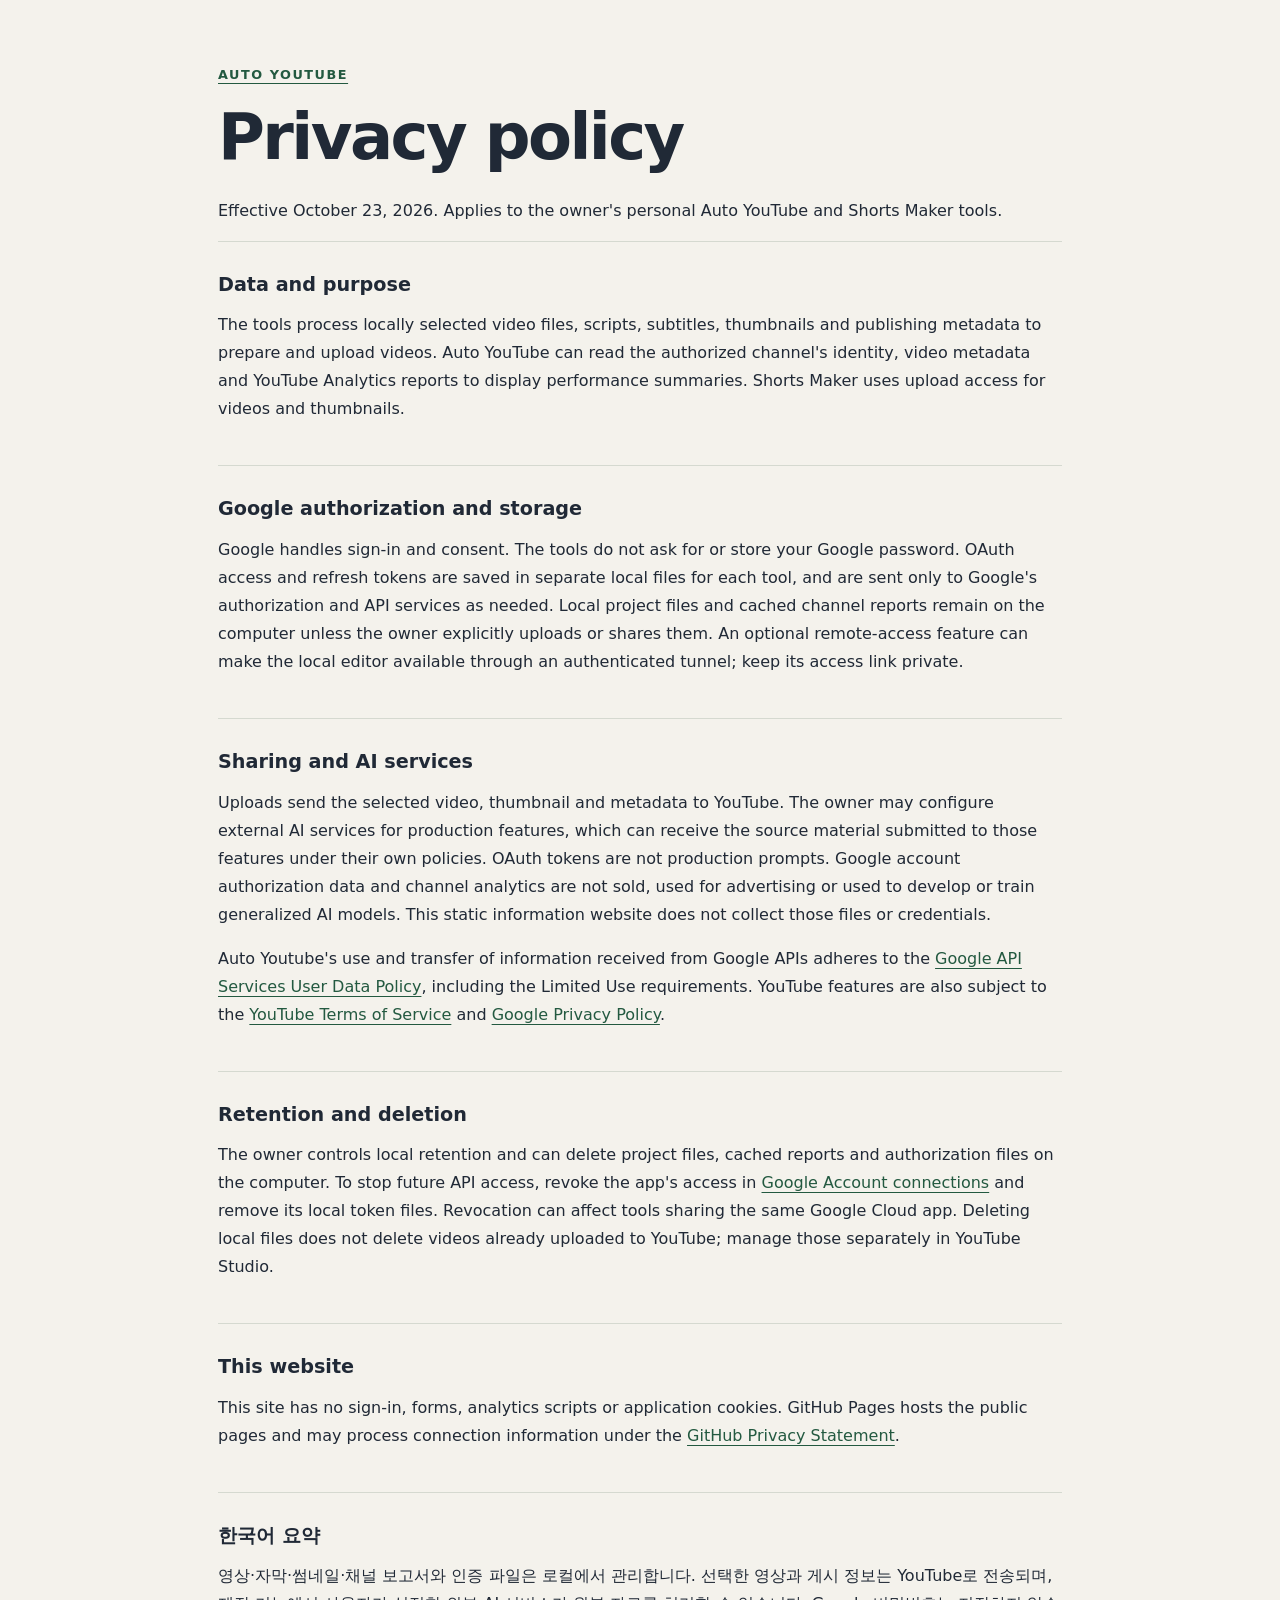
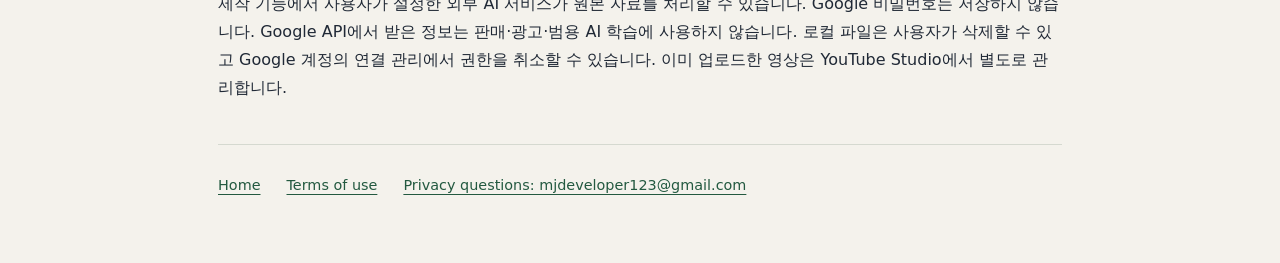
<file: auto-youtube/privacy.html>
<!doctype html>
<html lang="en"><meta charset="utf-8"><meta name="viewport" content="width=device-width,initial-scale=1">
<title>Privacy policy — Auto Youtube</title><link rel="stylesheet" href="style.css">
<main><p class="eyebrow"><a href="./">AUTO YOUTUBE</a></p><h1>Privacy policy</h1><p>Effective October 23, 2026. Applies to the owner's personal Auto YouTube and Shorts Maker tools.</p>
<section><h2>Data and purpose</h2><p>The tools process locally selected video files, scripts, subtitles, thumbnails and publishing metadata to prepare and upload videos. Auto YouTube can read the authorized channel's identity, video metadata and YouTube Analytics reports to display performance summaries. Shorts Maker uses upload access for videos and thumbnails.</p></section>
<section><h2>Google authorization and storage</h2><p>Google handles sign-in and consent. The tools do not ask for or store your Google password. OAuth access and refresh tokens are saved in separate local files for each tool, and are sent only to Google's authorization and API services as needed. Local project files and cached channel reports remain on the computer unless the owner explicitly uploads or shares them. An optional remote-access feature can make the local editor available through an authenticated tunnel; keep its access link private.</p></section>
<section><h2>Sharing and AI services</h2><p>Uploads send the selected video, thumbnail and metadata to YouTube. The owner may configure external AI services for production features, which can receive the source material submitted to those features under their own policies. OAuth tokens are not production prompts. Google account authorization data and channel analytics are not sold, used for advertising or used to develop or train generalized AI models. This static information website does not collect those files or credentials.</p><p>Auto Youtube's use and transfer of information received from Google APIs adheres to the <a href="https://developers.google.com/terms/api-services-user-data-policy">Google API Services User Data Policy</a>, including the Limited Use requirements. YouTube features are also subject to the <a href="https://www.youtube.com/t/terms">YouTube Terms of Service</a> and <a href="https://policies.google.com/privacy">Google Privacy Policy</a>.</p></section>
<section><h2>Retention and deletion</h2><p>The owner controls local retention and can delete project files, cached reports and authorization files on the computer. To stop future API access, revoke the app's access in <a href="https://myaccount.google.com/connections">Google Account connections</a> and remove its local token files. Revocation can affect tools sharing the same Google Cloud app. Deleting local files does not delete videos already uploaded to YouTube; manage those separately in YouTube Studio.</p></section>
<section><h2>This website</h2><p>This site has no sign-in, forms, analytics scripts or application cookies. GitHub Pages hosts the public pages and may process connection information under the <a href="https://docs.github.com/en/site-policy/privacy-policies/github-general-privacy-statement">GitHub Privacy Statement</a>.</p></section>
<section lang="ko"><h2>한국어 요약</h2><p>영상·자막·썸네일·채널 보고서와 인증 파일은 로컬에서 관리합니다. 선택한 영상과 게시 정보는 YouTube로 전송되며, 제작 기능에서 사용자가 설정한 외부 AI 서비스가 원본 자료를 처리할 수 있습니다. Google 비밀번호는 저장하지 않습니다. Google API에서 받은 정보는 판매·광고·범용 AI 학습에 사용하지 않습니다. 로컬 파일은 사용자가 삭제할 수 있고 Google 계정의 연결 관리에서 권한을 취소할 수 있습니다. 이미 업로드한 영상은 YouTube Studio에서 별도로 관리합니다.</p></section>
<footer><a href="./">Home</a><a href="terms.html">Terms of use</a><a href="mailto:mjdeveloper123@gmail.com">Privacy questions: mjdeveloper123@gmail.com</a></footer></main></html>
</file>
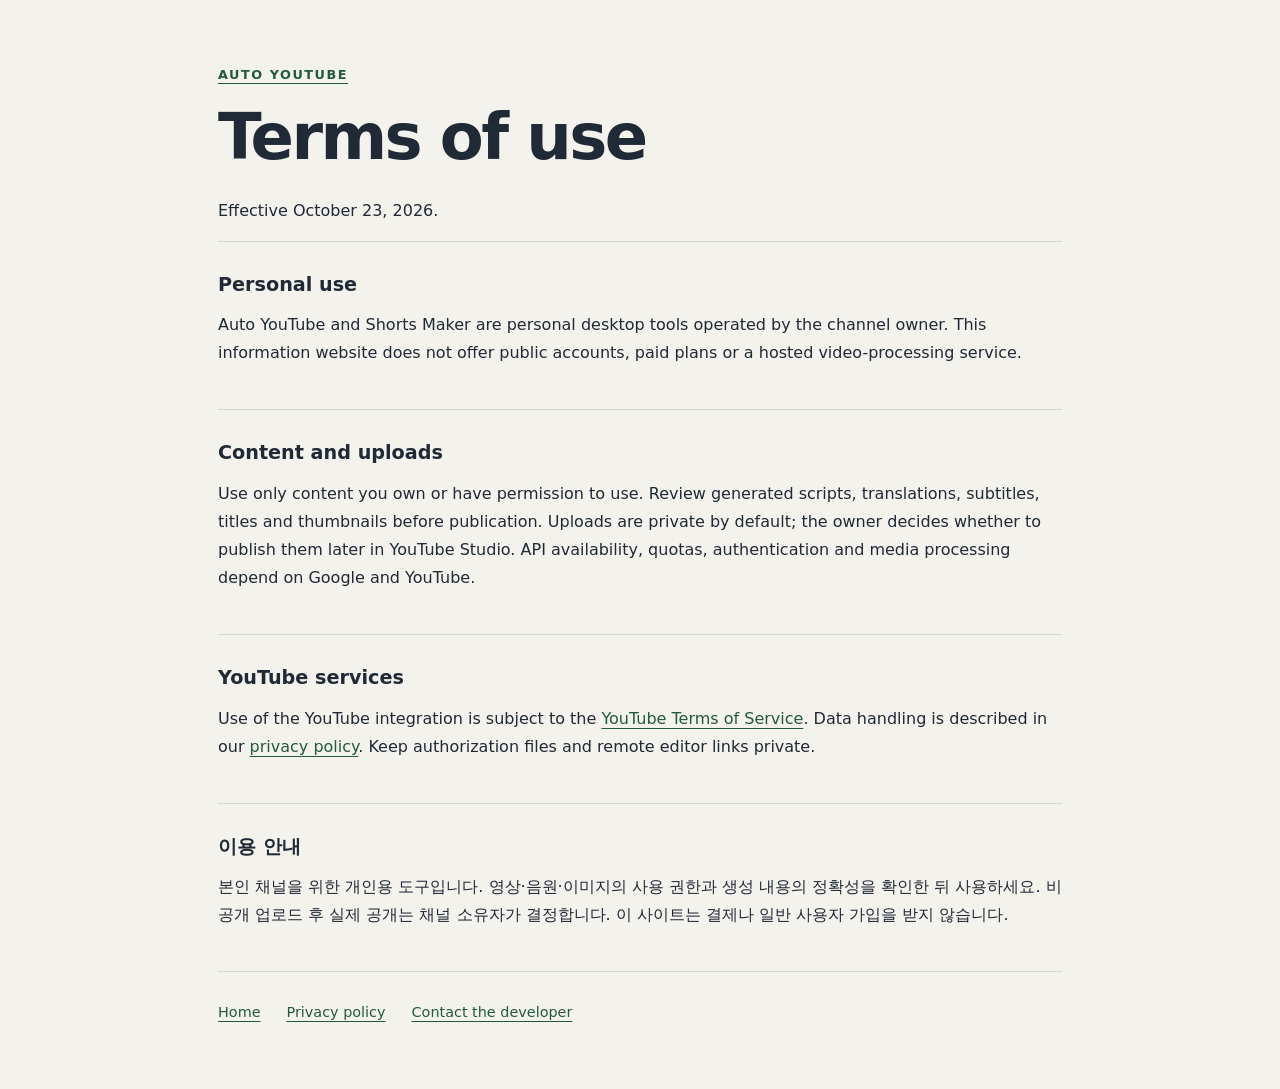
<file: auto-youtube/terms.html>
<!doctype html>
<html lang="en"><meta charset="utf-8"><meta name="viewport" content="width=device-width,initial-scale=1">
<title>Terms of use — Auto Youtube</title><link rel="stylesheet" href="style.css">
<main><p class="eyebrow"><a href="./">AUTO YOUTUBE</a></p><h1>Terms of use</h1><p>Effective October 23, 2026.</p>
<section><h2>Personal use</h2><p>Auto YouTube and Shorts Maker are personal desktop tools operated by the channel owner. This information website does not offer public accounts, paid plans or a hosted video-processing service.</p></section>
<section><h2>Content and uploads</h2><p>Use only content you own or have permission to use. Review generated scripts, translations, subtitles, titles and thumbnails before publication. Uploads are private by default; the owner decides whether to publish them later in YouTube Studio. API availability, quotas, authentication and media processing depend on Google and YouTube.</p></section>
<section><h2>YouTube services</h2><p>Use of the YouTube integration is subject to the <a href="https://www.youtube.com/t/terms">YouTube Terms of Service</a>. Data handling is described in our <a href="privacy.html">privacy policy</a>. Keep authorization files and remote editor links private.</p></section>
<section lang="ko"><h2>이용 안내</h2><p>본인 채널을 위한 개인용 도구입니다. 영상·음원·이미지의 사용 권한과 생성 내용의 정확성을 확인한 뒤 사용하세요. 비공개 업로드 후 실제 공개는 채널 소유자가 결정합니다. 이 사이트는 결제나 일반 사용자 가입을 받지 않습니다.</p></section>
<footer><a href="./">Home</a><a href="privacy.html">Privacy policy</a><a href="mailto:mjdeveloper123@gmail.com">Contact the developer</a></footer></main></html>
</file>
<file: auto-youtube/style.css>
:root{color-scheme:light;font-family:system-ui,-apple-system,"Segoe UI",sans-serif;color:#202936;background:#f4f2ec;line-height:1.75}*{box-sizing:border-box}body{margin:0}main{max-width:900px;margin:0 auto;padding:64px 28px}h1{font-size:clamp(2.4rem,7vw,4rem);line-height:1.1;letter-spacing:-.04em;margin:12px 0 24px}h2{font-size:1.2rem;margin:0 0 10px}.eyebrow{font-size:.8rem;font-weight:750;letter-spacing:.12em;color:#446755}.lead{font-size:1.3rem;max-width:650px}section{border-top:1px solid #d5d9d0;padding:26px 0}p{margin:0 0 16px}a{color:#235940;text-underline-offset:4px}a:hover{color:#10311f}footer{display:flex;flex-wrap:wrap;gap:12px 26px;border-top:1px solid #d5d9d0;padding-top:28px;font-size:.9rem}@media(max-width:540px){main{padding:40px 22px}footer{flex-direction:column;gap:12px}}
</file>
